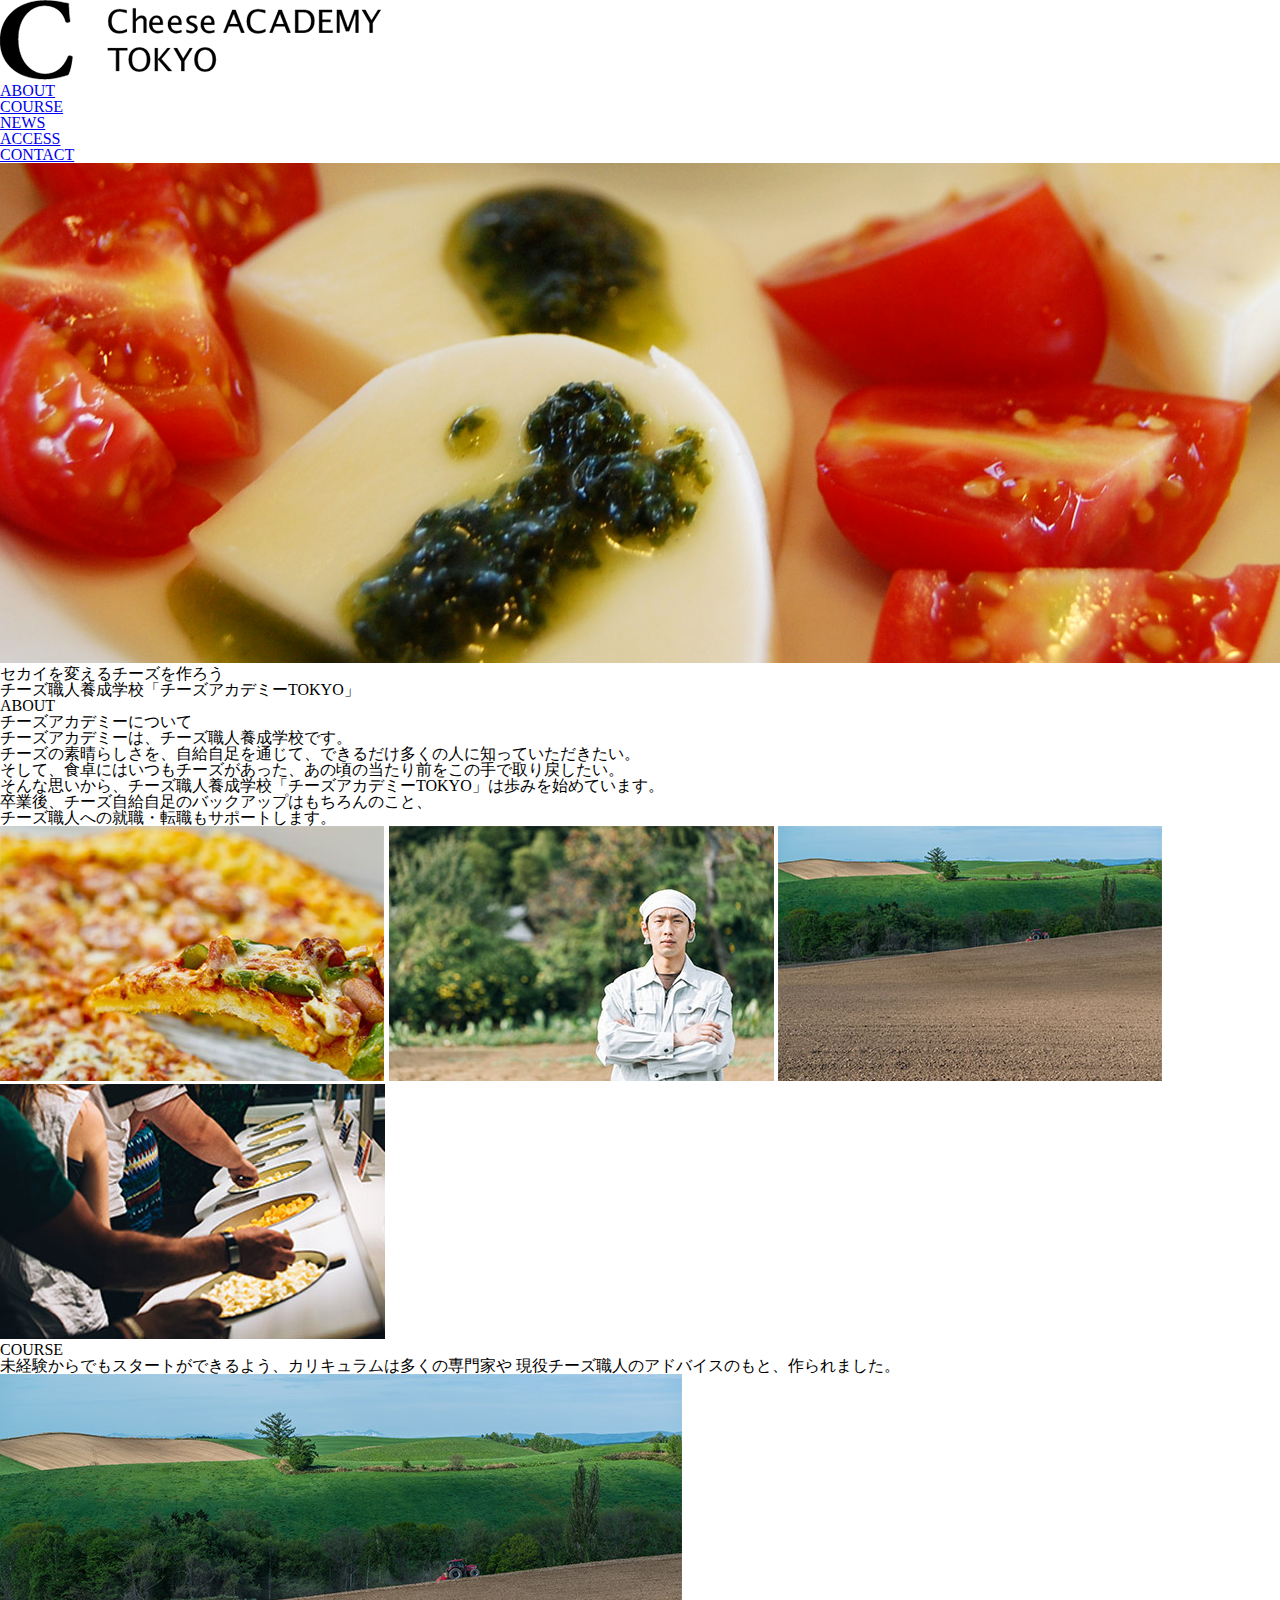
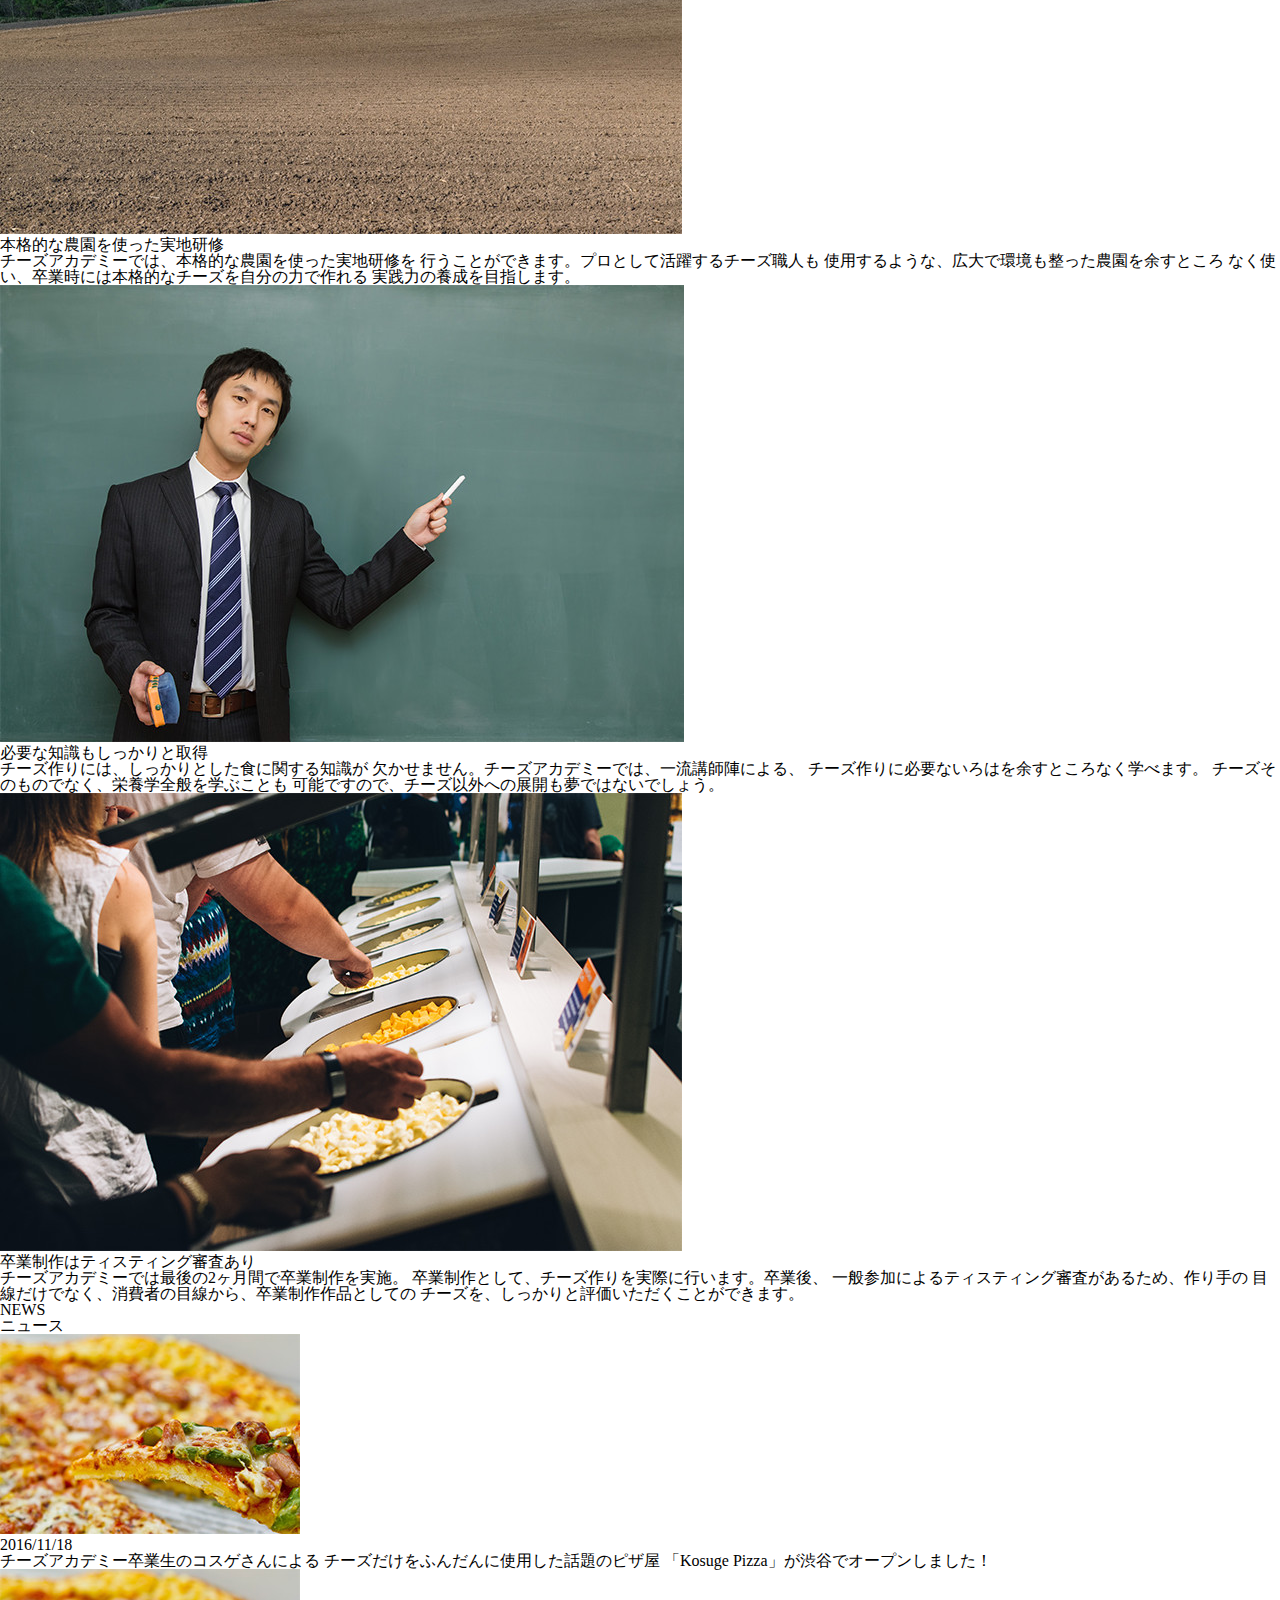
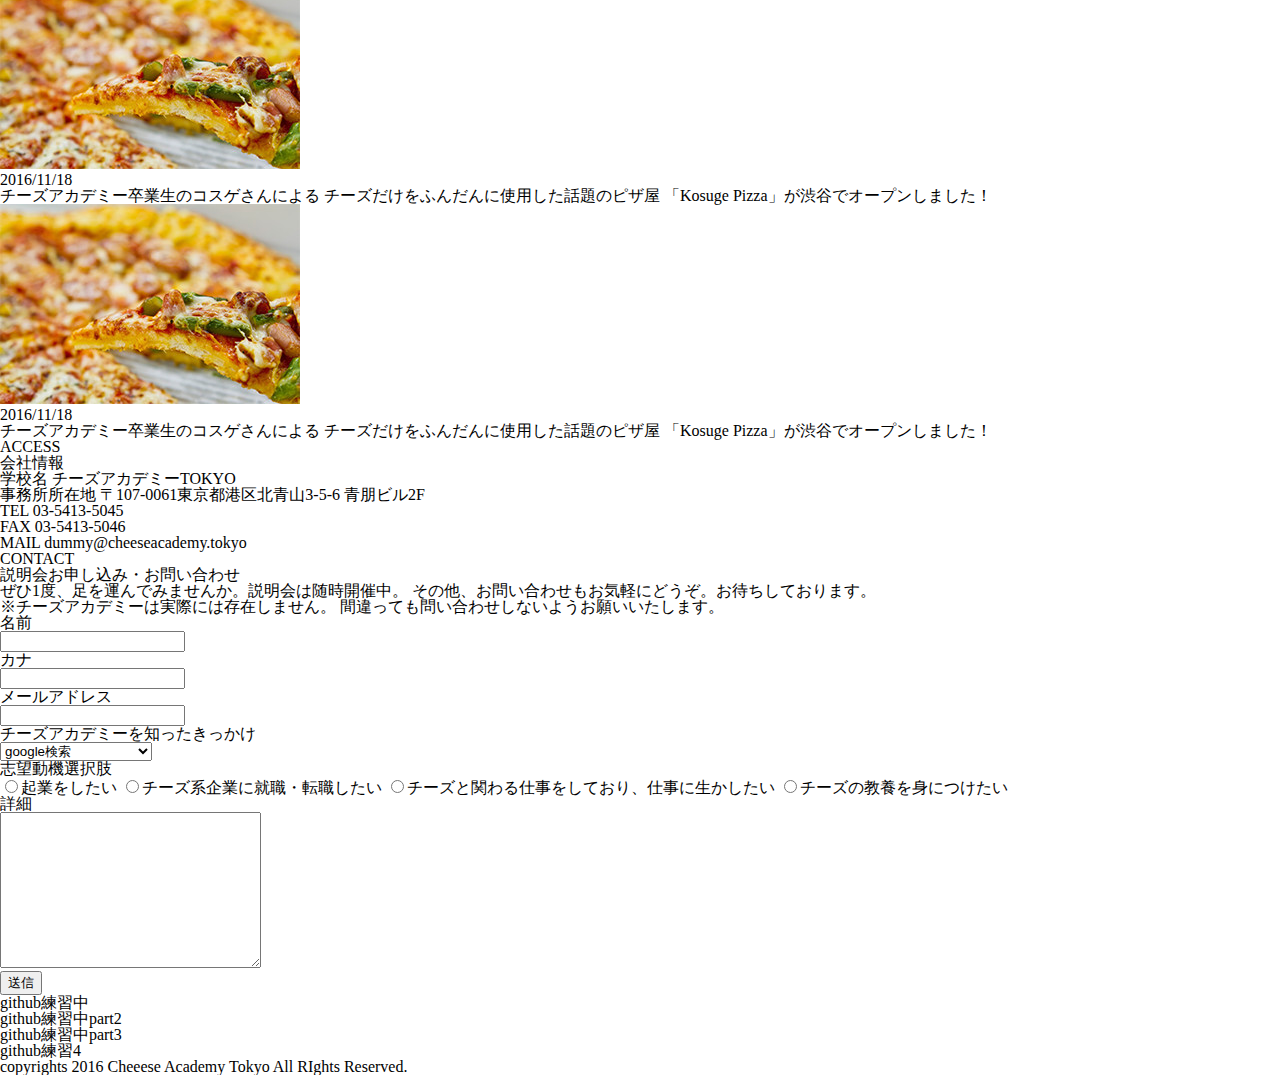
<file: html_ohki_04/index.html>
<!DOCTYPE html>
<html lang="ja">
  <!-- 最初の設定は終わっています　必要な方は触ってください -->

  <head>
    <meta charset="UTF-8" />
    <meta name="viewport" content="width=device-width, initial-scale=1.0" />
    <meta http-equiv="X-UA-Compatible" content="ie=edge" />
    <title>チーズアカデミー</title>
    <link rel="stylesheet" href="css/reset.css" />
    <link rel="stylesheet" href="css/style.css" />
  </head>
  <!-- 最初の設定は終わっています　必要な方は触ってください -->

  <body>
    <header>
      <img src="img/header_logo.png" alt="サイトロゴ" />
      <nav>
        <ul>
          <li><a href="#ABOUT">ABOUT</a></li>
          <li><a href="#COURSE">COURSE</a></li>
          <li><a href="#NEWS">NEWS</a></li>
          <li><a href="#ACCESS">ACCESS</a></li>
          <li><a href="#CONTACT">CONTACT</a></li>
        </ul>
      </nav>
    </header>

    <main>
      <section id="top">
        <img src="img/mainbg.png" alt="TOP画像" />
        <h1>セカイを変えるチーズを作ろう</h1>
        <h2>チーズ職人養成学校「チーズアカデミーTOKYO」</h2>
      </section>

      <section id="ABOUT">
        <h3>ABOUT</h3>

        <h4>チーズアカデミーについて</h4>

        <p>チーズアカデミーは、チーズ職人養成学校です。</p>
        <p>
          チーズの素晴らしさを、自給自足を通じて、できるだけ多くの人に知っていただきたい。
        </p>
        <p>
          そして、食卓にはいつもチーズがあった、あの頃の当たり前をこの手で取り戻したい。
        </p>
        <p>
          そんな思いから、チーズ職人養成学校「チーズアカデミーTOKYO」は歩みを始めています。
        </p>
        <p>卒業後、チーズ自給自足のバックアップはもちろんのこと、</p>
        <p>チーズ職人への就職・転職もサポートします。</p>

        <img src="img/about_04.jpg" alt="" />
        <img src="img/about_03.jpg" alt="" />
        <img src="img/about_02.jpg" alt="" />
        <img src="img/about_01.jpg" alt="" />
      </section>

      <section id="COURSE">
        <h3>COURSE</h3>
        <p>
          未経験からでもスタートができるよう、カリキュラムは多くの専門家や
          現役チーズ職人のアドバイスのもと、作られました。
        </p>
        <img src="img/course_01.jpg" alt="" />
        <h3>本格的な農園を使った実地研修</h3>
        <p>
          チーズアカデミーでは、本格的な農園を使った実地研修を
          行うことができます。プロとして活躍するチーズ職人も
          使用するような、広大で環境も整った農園を余すところ
          なく使い、卒業時には本格的なチーズを自分の力で作れる
          実践力の養成を目指します。
        </p>

        <img src="img/course_02.jpg" alt="" />
        <h3>必要な知識もしっかりと取得</h3>
        <p>
          チーズ作りには、しっかりとした食に関する知識が
          欠かせません。チーズアカデミーでは、一流講師陣による、
          チーズ作りに必要ないろはを余すところなく学べます。
          チーズそのものでなく、栄養学全般を学ぶことも
          可能ですので、チーズ以外への展開も夢ではないでしょう。
        </p>

        <img src="img/course_03.jpg" alt="" />
        <h3>卒業制作はティスティング審査あり</h3>
        <p>
          チーズアカデミーでは最後の2ヶ月間で卒業制作を実施。
          卒業制作として、チーズ作りを実際に行います。卒業後、
          一般参加によるティスティング審査があるため、作り手の
          目線だけでなく、消費者の目線から、卒業制作作品としての
          チーズを、しっかりと評価いただくことができます。
        </p>
      </section>

      <section id="NEWS">
        <h3>NEWS</h3>
        <h4>ニュース</h4>

        <img src="img/news_img.jpg" alt="" />
        <p>2016/11/18</p>
        <p>
          チーズアカデミー卒業生のコスゲさんによる
          チーズだけをふんだんに使用した話題のピザ屋 「Kosuge
          Pizza」が渋谷でオープンしました！
        </p>

        <img src="img/news_img.jpg" alt="" />
        <p>2016/11/18</p>
        <p>
          チーズアカデミー卒業生のコスゲさんによる
          チーズだけをふんだんに使用した話題のピザ屋 「Kosuge
          Pizza」が渋谷でオープンしました！
        </p>

        <img src="img/news_img.jpg" alt="" />
        <p>2016/11/18</p>
        <p>
          チーズアカデミー卒業生のコスゲさんによる
          チーズだけをふんだんに使用した話題のピザ屋 「Kosuge
          Pizza」が渋谷でオープンしました！
        </p>
      </section>

      <section id="ACCESS">
        <h3>ACCESS</h3>
        <h4>会社情報</h4>
        <ul>
          <li>学校名 チーズアカデミーTOKYO</li>
          <li>事務所所在地 〒107-0061東京都港区北青山3-5-6 青朋ビル2F</li>
          <li>TEL 03-5413-5045</li>
          <li>FAX 03-5413-5046</li>
          <li>MAIL dummy@cheeseacademy.tokyo</li>
        </ul>
      </section>

      <section id="CONTACT">
        <h3>CONTACT</h3>
        <h4>説明会お申し込み・お問い合わせ</h4>

        <p>
          ぜひ1度、足を運んでみませんか。説明会は随時開催中。
          その他、お問い合わせもお気軽にどうぞ。お待ちしております。
        </p>

        <p>
          ※チーズアカデミーは実際には存在しません。
          間違っても問い合わせしないようお願いいたします。
        </p>

        <form action="#" method="post">
          <dl>
            <dd>名前</dd>
            <dt><input type="text" name="name" /></dt>
            <dd>カナ</dd>
            <dt><input type="text" name="kana" /></dt>
            <dd>メールアドレス</dd>
            <dt><input type="email" name="email" /></dt>
            <dd>チーズアカデミーを知ったきっかけ</dd>
            <dt>
              <select name="選択して下さい" id="選択して下さい">
                <option value="google検索">google検索</option>
                <option value="SNS">SNS</option>
                <option value="紹介">紹介</option>
                <option value="たまたま通りかかった">
                  たまたま通りかかった
                </option>
                <option value="その他">その他</option>
              </select>
            </dt>
            <dd>志望動機選択肢</dd>
            <dt>
              <label for="kigyou"
                ><input
                  type="radio"
                  name="kind"
                  id="kigyou"
                  value="起業をしたい"
                />起業をしたい</label
              >
              <label for="syuusyoku"
                ><input
                  type="radio"
                  name="kind"
                  id="syuusyoku"
                  value="チーズ系企業に就職・転職したい"
                />チーズ系企業に就職・転職したい</label
              >
              <label for="ikasu"
                ><input
                  type="radio"
                  name="kind"
                  id="ikasu"
                  value="チーズと関わる仕事をしており、仕事に生かしたい"
                />チーズと関わる仕事をしており、仕事に生かしたい</label
              >
              <label for="kyouyou"
                ><input
                  type="radio"
                  name="kind"
                  id="kyouyou"
                  value="チーズの教養を身につけたい"
                />チーズの教養を身につけたい</label
              >
            </dt>
            <dd>詳細</dd>
            <dt>
              <textarea
                name="detail"
                id="detail"
                cols="30"
                rows="10"
              ></textarea>
            </dt>
          </dl>
          <input type="submit" value="送信" />
        </form>
      </section>
    </main>

    <h1>github練習中</h1>

    <h2>github練習中part2</h2>

    <h3>github練習中part3</h3>

    <h4>github練習4</h4>

    <fooer>
      <small>copyrights 2016 Cheeese Academy Tokyo All RIghts Reserved.</small>
    </fooer>
  </body>
</html>
</file>
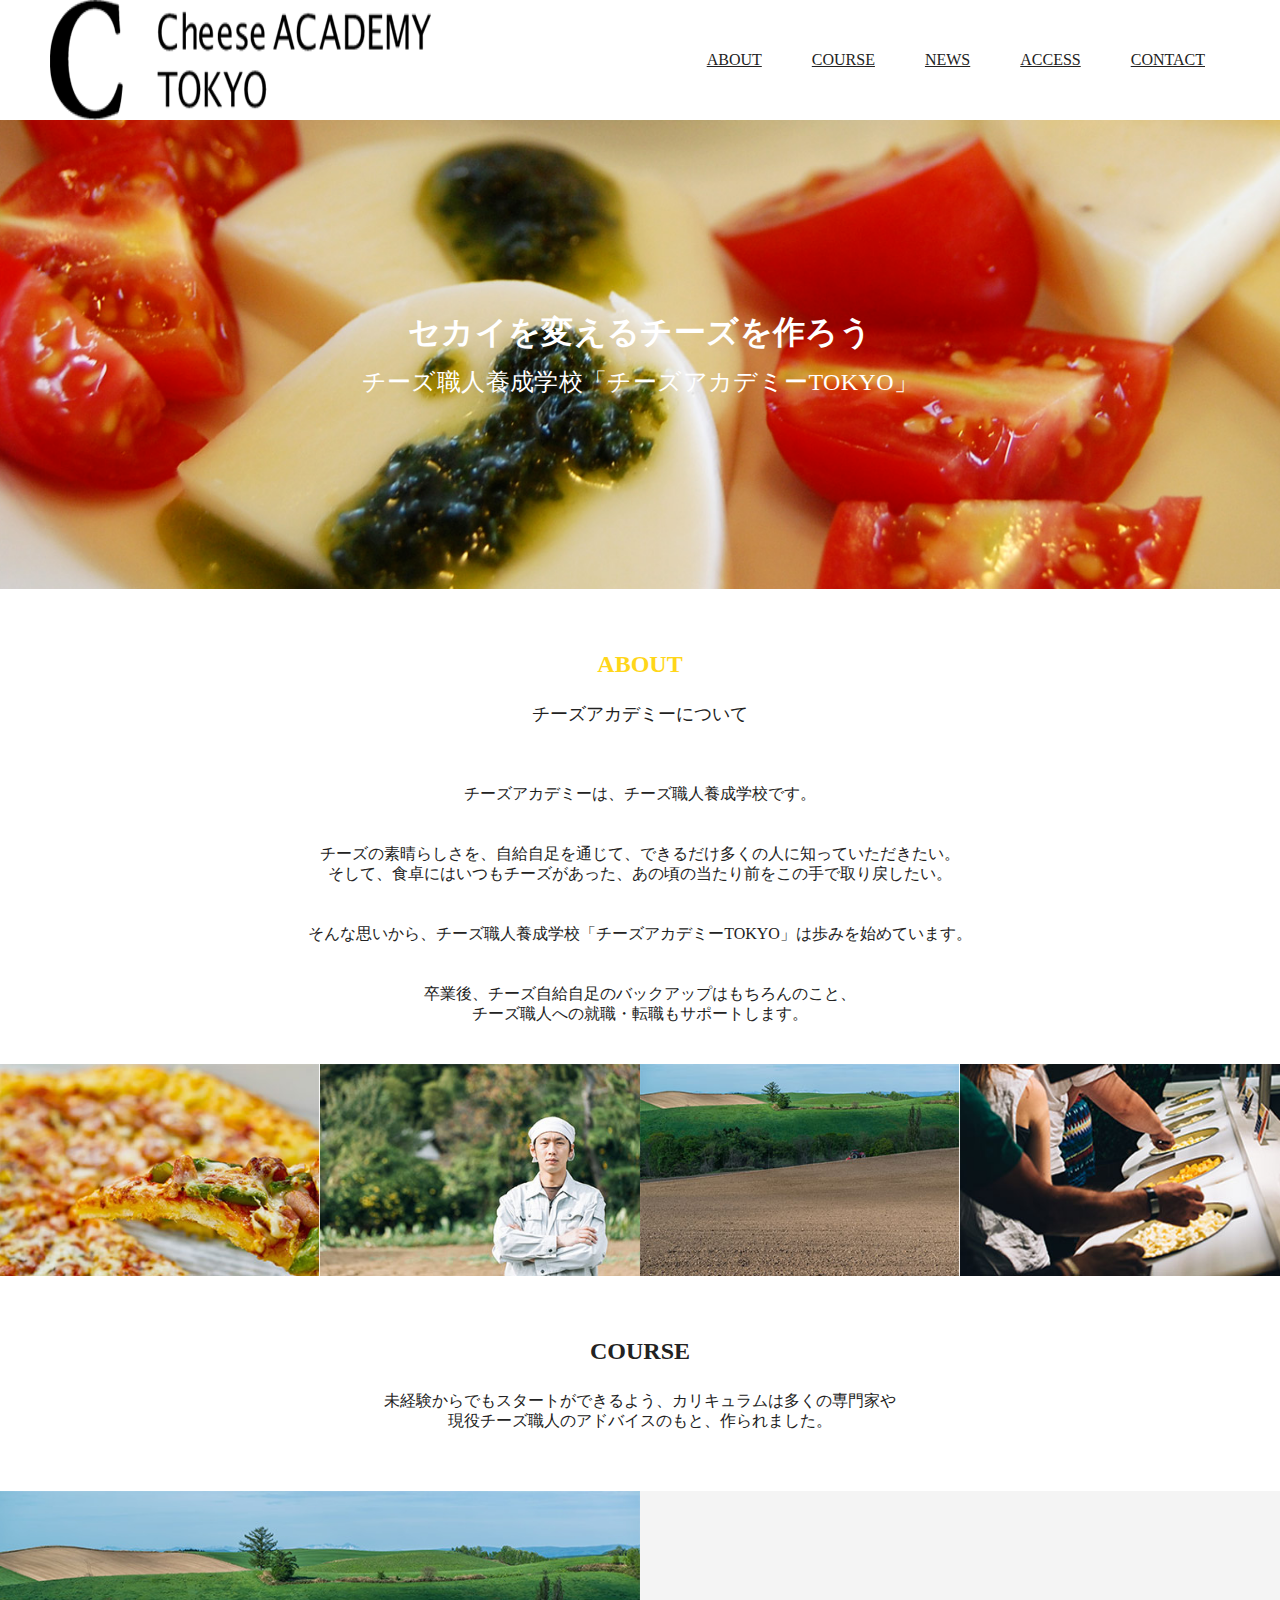
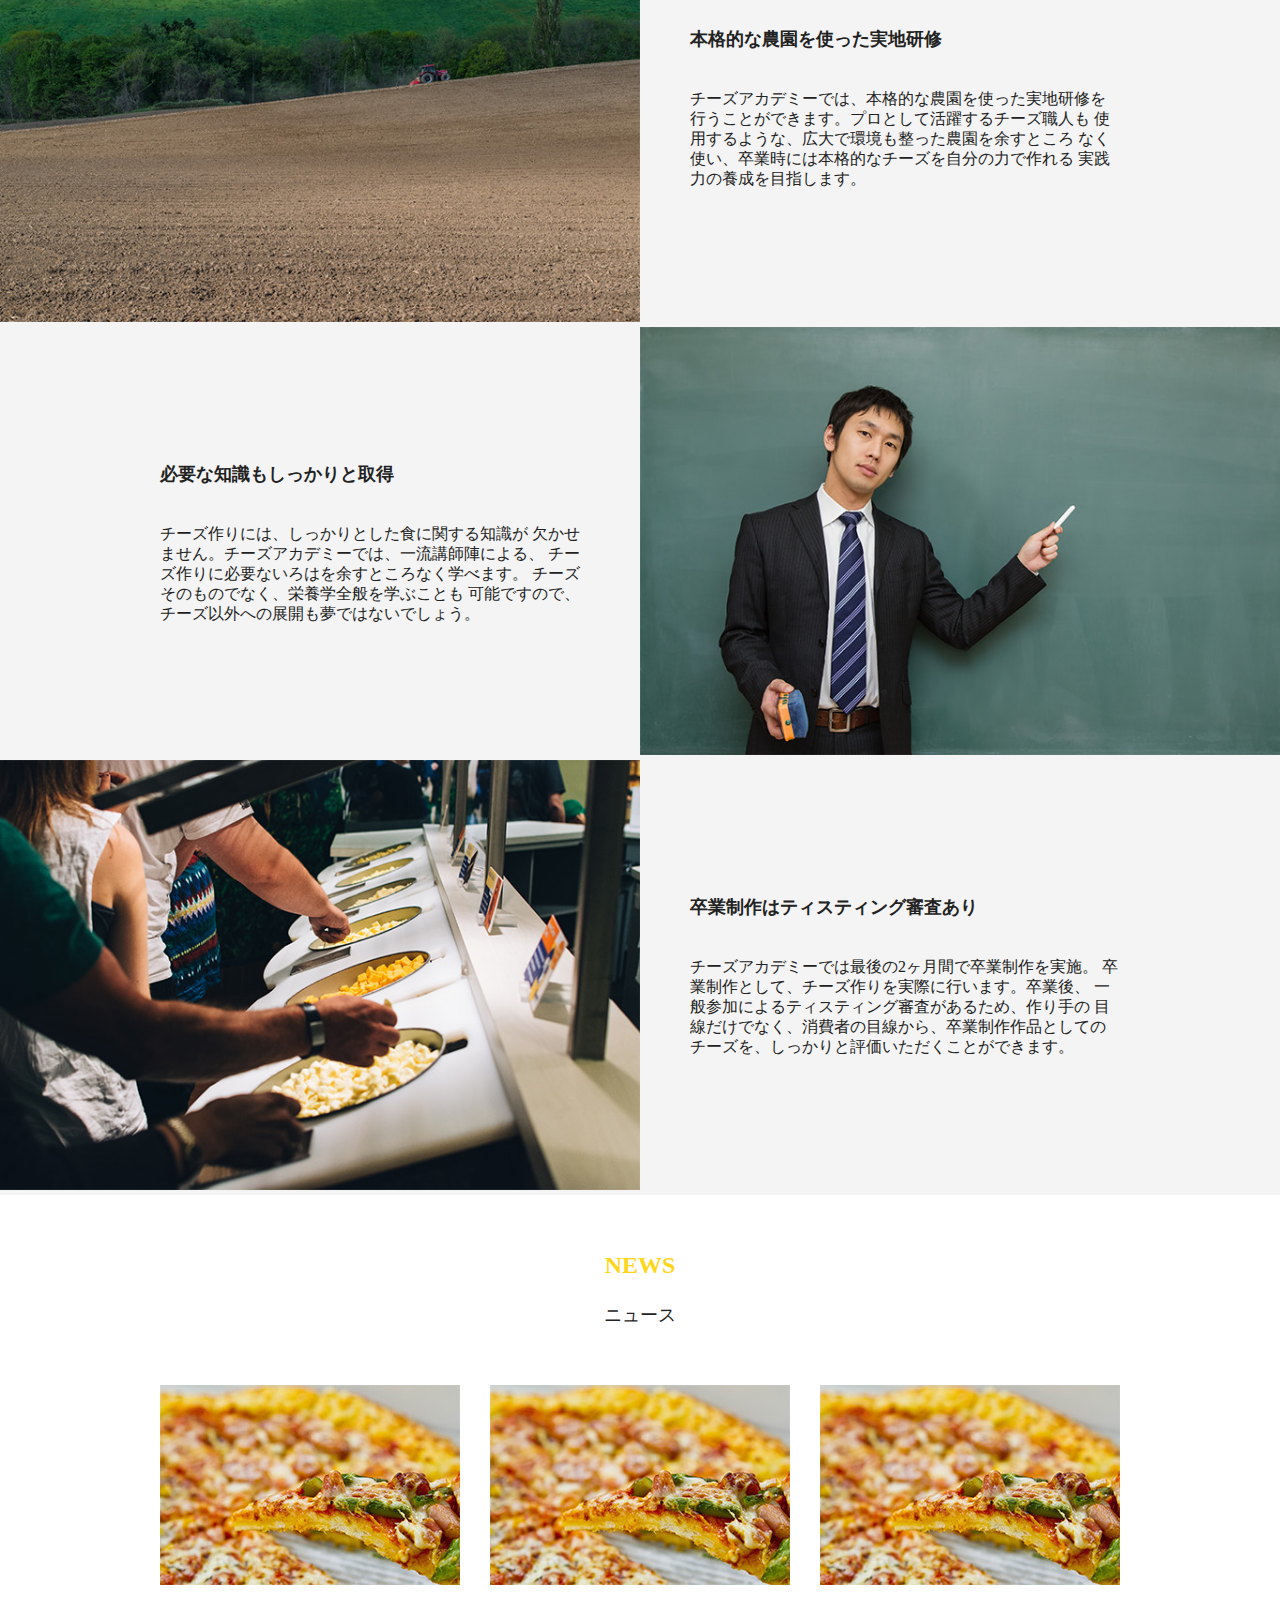
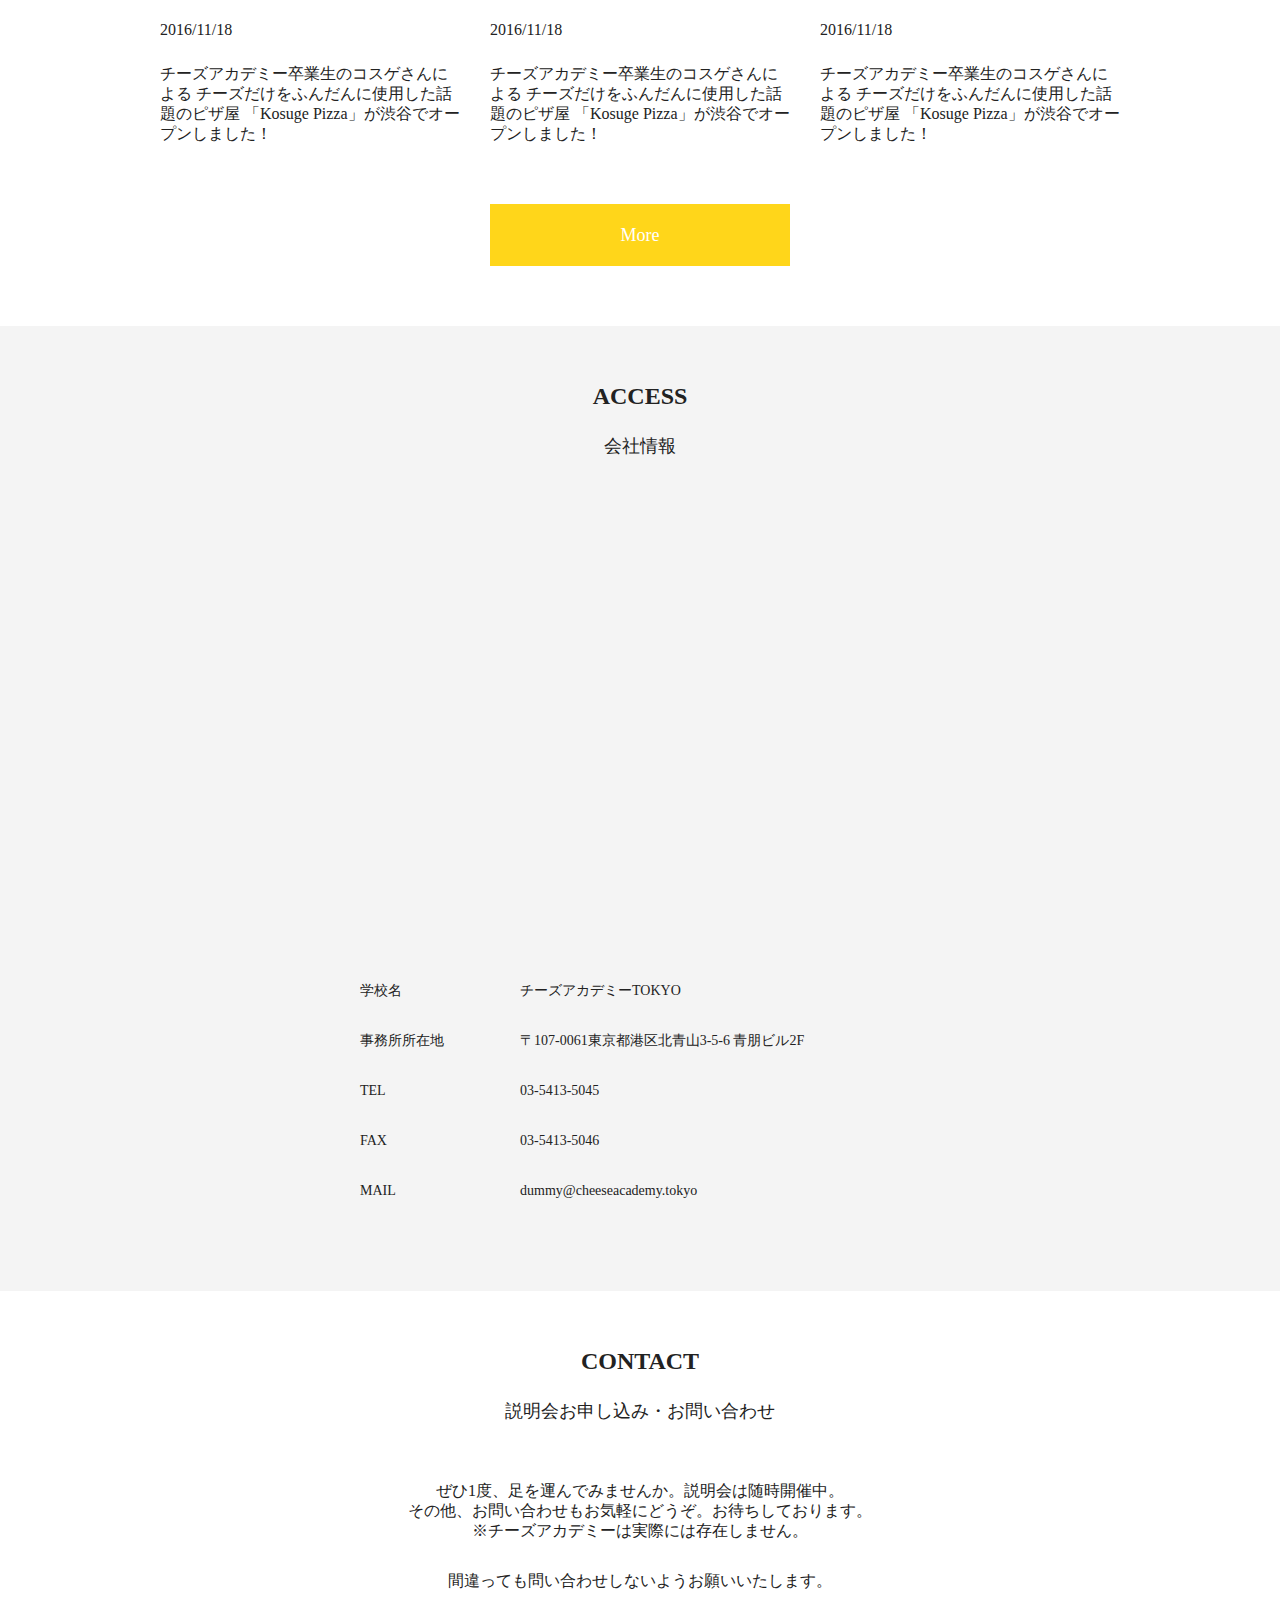
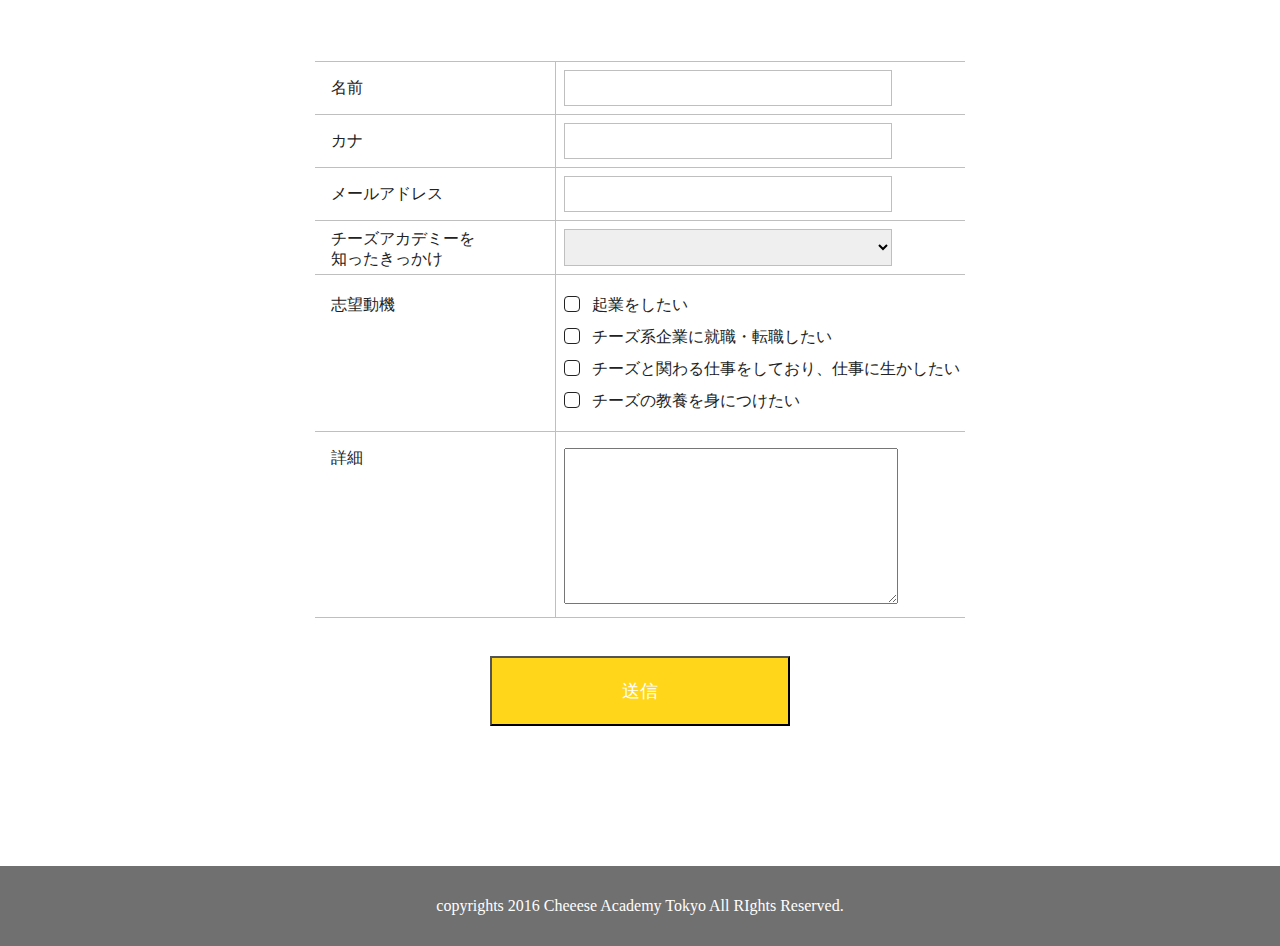
<file: Cheese Academy（〜12:5）/html_ohki_04/index.html>
<!DOCTYPE html>
<html lang="ja">
  <!-- 最初の設定は終わっています　必要な方は触ってください -->

  <head>
    <meta charset="UTF-8" />
    <meta name="viewport" content="width=device-width, initial-scale=1.0" />
    <meta http-equiv="X-UA-Compatible" content="ie=edge" />
    <title>チーズアカデミー</title>
    <link rel="stylesheet" href="css/reset.css" />
    <link rel="stylesheet" href="css/style.css" />
  </head>
  <!-- 最初の設定は終わっています　必要な方は触ってください -->

  <body>
    <div class="wrap">
      <!-- ヘッダー　ここから -->

      <header>
        <div class="flex header_yohaku">
          <img src="img/header_logo.png" alt="サイトロゴ" />
          <nav>
            <ul class="flex">
              <li class="header_list"><a href="#ABOUT">about</a></li>
              <li class="header_list"><a href="#COURSE">course</a></li>
              <li class="header_list"><a href="#NEWS">news</a></li>
              <li class="header_list"><a href="#ACCESS">access</a></li>
              <li class="header_list"><a href="#CONTACT">contact</a></li>
            </ul>
          </nav>
        </div>
      </header>

      <!-- ヘッダー　ここまで -->

      <main>
        <!-- TOP画像 ここから-->

        <section id="top">
          <div class="top_img">
            <img src="img/mainbg.png" alt="TOP画像" />
            <div class="top_img_text text-center">
              <h1 class="top_title">セカイを変えるチーズを作ろう</h1>
              <h2 class="top_subtitle">
                チーズ職人養成学校「チーズアカデミーTOKYO」
              </h2>
            </div>
          </div>
        </section>

        <!-- TOP画像　ここまで -->

        <!-- ABOUT ここから -->

        <section id="ABOUT">
          <div class="text-center">
            <h3 class="about_title">ABOUT</h3>
            <h4 class="about_title_j">チーズアカデミーについて</h4>

            <div class="about_info">
              <p>チーズアカデミーは、チーズ職人養成学校です。</p>
            </div>

            <div class="about_info">
              <p>
                チーズの素晴らしさを、自給自足を通じて、できるだけ多くの人に知っていただきたい。
              </p>
              <p>
                そして、食卓にはいつもチーズがあった、あの頃の当たり前をこの手で取り戻したい。
              </p>
            </div>
            <div class="about_info">
              <p>
                そんな思いから、チーズ職人養成学校「チーズアカデミーTOKYO」は歩みを始めています。
              </p>
            </div>
            <div class="about_info">
              <p>卒業後、チーズ自給自足のバックアップはもちろんのこと、</p>
              <p>チーズ職人への就職・転職もサポートします。</p>
            </div>

            <ul class="about_pics">
              <li><img src="img/about_04.jpg" alt="" /></li>
              <li><img src="img/about_03.jpg" alt="" /></li>
              <li><img src="img/about_02.jpg" alt="" /></li>
              <li><img src="img/about_01.jpg" alt="" /></li>
            </ul>
          </div>
        </section>

        <!-- ABOUT ここまで -->

        <!-- COURSE ここから -->

        <section id="COURSE" class="course">
          <div class="text-center">
            <h3 class="course_title">COURSE</h3>
            <div class="course_info">
              <p>
                未経験からでもスタートができるよう、カリキュラムは多くの専門家や
              </p>
              <p>現役チーズ職人のアドバイスのもと、作られました。</p>
            </div>
          </div>

          <div class="course_haikei">
            <ul class="course_pics">
              <li><img src="img/course_01.jpg" alt="" /></li>
              <li class="course_pics_right">
                <h3 class="course_pics_title">本格的な農園を使った実地研修</h3>
                <p>
                  チーズアカデミーでは、本格的な農園を使った実地研修を
                  行うことができます。プロとして活躍するチーズ職人も
                  使用するような、広大で環境も整った農園を余すところ
                  なく使い、卒業時には本格的なチーズを自分の力で作れる
                  実践力の養成を目指します。
                </p>
              </li>
            </ul>

            <ul class="course_pics hanten">
              <li><img src="img/course_02.jpg" alt="" /></li>
              <li class="course_pics_left">
                <h3 class="course_pics_title">必要な知識もしっかりと取得</h3>
                <p>
                  チーズ作りには、しっかりとした食に関する知識が
                  欠かせません。チーズアカデミーでは、一流講師陣による、
                  チーズ作りに必要ないろはを余すところなく学べます。
                  チーズそのものでなく、栄養学全般を学ぶことも
                  可能ですので、チーズ以外への展開も夢ではないでしょう。
                </p>
              </li>
            </ul>

            <ul class="course_pics">
              <li><img src="img/course_03.jpg" alt="" /></li>
              <li class="course_pics_right">
                <h3 class="course_pics_title">
                  卒業制作はティスティング審査あり
                </h3>
                <p>
                  チーズアカデミーでは最後の2ヶ月間で卒業制作を実施。
                  卒業制作として、チーズ作りを実際に行います。卒業後、
                  一般参加によるティスティング審査があるため、作り手の
                  目線だけでなく、消費者の目線から、卒業制作作品としての
                  チーズを、しっかりと評価いただくことができます。
                </p>
              </li>
            </ul>
          </div>
        </section>

        <!-- COURCE ここまで -->

        <!-- NEWS ここから -->

        <section id="NEWS" class="news">
          <div class="news_wrapper">
            <h3 class="news_title text-center">NEWS</h3>
            <h4 class="news_title_j text-center">ニュース</h4>

            <ul class="news_pics">
              <li class="news_contents">
                <img src="img/news_img.jpg" alt="" />
                <p class="news_date">2016/11/18</p>
                <p>
                  チーズアカデミー卒業生のコスゲさんによる
                  チーズだけをふんだんに使用した話題のピザ屋 「Kosuge
                  Pizza」が渋谷でオープンしました！
                </p>
              </li>

              <li class="news_contents">
                <img src="img/news_img.jpg" alt="" />
                <p class="news_date">2016/11/18</p>
                <p>
                  チーズアカデミー卒業生のコスゲさんによる
                  チーズだけをふんだんに使用した話題のピザ屋 「Kosuge
                  Pizza」が渋谷でオープンしました！
                </p>
              </li>

              <li class="news_contents">
                <img src="img/news_img.jpg" alt="" />
                <p class="news_date">2016/11/18</p>
                <p>
                  チーズアカデミー卒業生のコスゲさんによる
                  チーズだけをふんだんに使用した話題のピザ屋 「Kosuge
                  Pizza」が渋谷でオープンしました！
                </p>
              </li>
            </ul>

            <h3 class="btn text-center">More</h3>
          </div>
        </section>

        <!-- NEWS ここまで -->

        <!-- ACCESS ここから -->

        <section id="ACCESS" class="access">
          <div class="text-center">
            <h3 class="access_title">ACCESS</h3>
            <h4 class="access_title_j">会社情報</h4>

            <div class="access_map">
              <iframe
                src="https://www.google.com/maps/embed?pb=!1m18!1m12!1m3!1d3241.3114771864566!2d139.70080821525846!3d35.66933178019702!2m3!1f0!2f0!3f0!3m2!1i1024!2i768!4f13.1!3m3!1m2!1s0x60188c9fa9e2e881%3A0x35396adb5ba7ce03!2z44K444O844K644Ki44Kr44OH44Of44O85p2x5Lqs!5e0!3m2!1sja!2sjp!4v1638358525607!5m2!1sja!2sjp"
                width="1200"
                height="400"
                style="border: 0"
                allowfullscreen=""
                loading="lazy"
              ></iframe>
            </div>

            <div class="access_wrapper">
              <dl class="access_inner">
                <dd class="access_name">学校名</dd>
                <dt class="access_item">チーズアカデミーTOKYO</dt>
                <dd class="access_name">事務所所在地</dd>
                <dt class="access_item">
                  〒107-0061東京都港区北青山3-5-6 青朋ビル2F
                </dt>
                <dd class="access_name">TEL</dd>
                <dt class="access_item">03-5413-5045</dt>
                <dd class="access_name">FAX</dd>
                <dt class="access_item">03-5413-5046</dt>
                <dd class="access_name">MAIL</dd>
                <dt class="access_item">dummy@cheeseacademy.tokyo</dt>
              </dl>
            </div>
          </div>
        </section>

        <!-- ACCESS ここまで -->

        <!-- CONTACT ここから -->

        <section id="CONTACT">
          <div class="text-center">
            <h3 class="contact_title">CONTACT</h3>
            <h4 class="contact_title_j">説明会お申し込み・お問い合わせ</h4>

            <p>ぜひ1度、足を運んでみませんか。説明会は随時開催中。</p>
            <p>その他、お問い合わせもお気軽にどうぞ。お待ちしております。</p>

            <p>※チーズアカデミーは実際には存在しません。</p>
            <p class="contact_info">
              間違っても問い合わせしないようお願いいたします。
            </p>
          </div>

          <div class="form_wrapper">
            <form action="#" method="post">
              <div>
                <dl class="form_inner">
                  <dd class="form_title2">名前</dd>
                  <dt class="form_item">
                    <input type="text" name="name" class="form_parts" />
                  </dt>
                </dl>

                <dl class="form_inner">
                  <dd class="form_title2">カナ</dd>
                  <dt class="form_item">
                    <input type="text" name="kana" class="form_parts" />
                  </dt>
                </dl>

                <dl class="form_inner">
                  <dd class="form_title2">メールアドレス</dd>
                  <dt class="form_item">
                    <input type="email" name="email" class="form_parts" />
                  </dt>
                </dl>

                <dl class="form_inner">
                  <dd class="form_title">チーズアカデミーを 知ったきっかけ</dd>
                  <dt class="form_item">
                    <select
                      name="選択して下さい"
                      id="選択して下さい"
                      class="form_parts"
                    >
                      <option value=""></option>
                      <option value="google検索">google検索</option>
                      <option value="SNS">SNS</option>
                      <option value="紹介">紹介</option>
                      <option value="たまたま通りかかった">
                        たまたま通りかかった
                      </option>
                      <option value="その他">その他</option>
                    </select>
                  </dt>
                </dl>

                <dl class="form_inner">
                  <dd class="form_title check_box">志望動機</dd>
                  <dt class="form_item">
                    <label class="form_label" for="kigyou"
                      ><input
                        type="checkbox"
                        name="kind"
                        id="kigyou"
                        value="起業をしたい"
                      />起業をしたい</label
                    >
                    <label class="form_label" for="syuusyoku"
                      ><input
                        type="checkbox"
                        name="kind"
                        id="syuusyoku"
                        value="チーズ系企業に就職・転職したい"
                      />チーズ系企業に就職・転職したい</label
                    >
                    <label class="form_label" for="ikasu"
                      ><input
                        type="checkbox"
                        name="kind"
                        id="ikasu"
                        value="チーズと関わる仕事をしており、仕事に生かしたい"
                      />チーズと関わる仕事をしており、仕事に生かしたい</label
                    >
                    <label class="form_label" for="kyouyou"
                      ><input
                        type="checkbox"
                        name="kind"
                        id="kyouyou"
                        value="チーズの教養を身につけたい"
                      />チーズの教養を身につけたい</label
                    >
                  </dt>
                </dl>

                <dl class="form_inner form_inner2">
                  <dd class="form_title2">詳細</dd>
                  <dt class="form_item">
                    <textarea
                      class="text_area"
                      name="detail"
                      id="detail"
                      cols="30"
                      rows="10"
                    ></textarea>
                  </dt>
                </dl>
              </div>
            </form>
          </div>
          <div class="contact_btn">
            <input class="btn text-center" type="submit" value="送信" />
          </div>
        </section>

        <!-- CONTACT ここまで -->
      </main>

      <!-- フッター　ここから -->

      <footer class="footer text-center">
        <small class="copyrights"
          >copyrights 2016 Cheeese Academy Tokyo All RIghts Reserved.</small
        >
      </footer>

      <!-- CONTACTフォームの線を引く箇所　お試しエリアここから -->

      <!-- CONTACTフォームの線を引く箇所　お試しエリアここまで -->

      <!-- フッター　ここまで -->
    </div>
  </body>
</html>
</file>
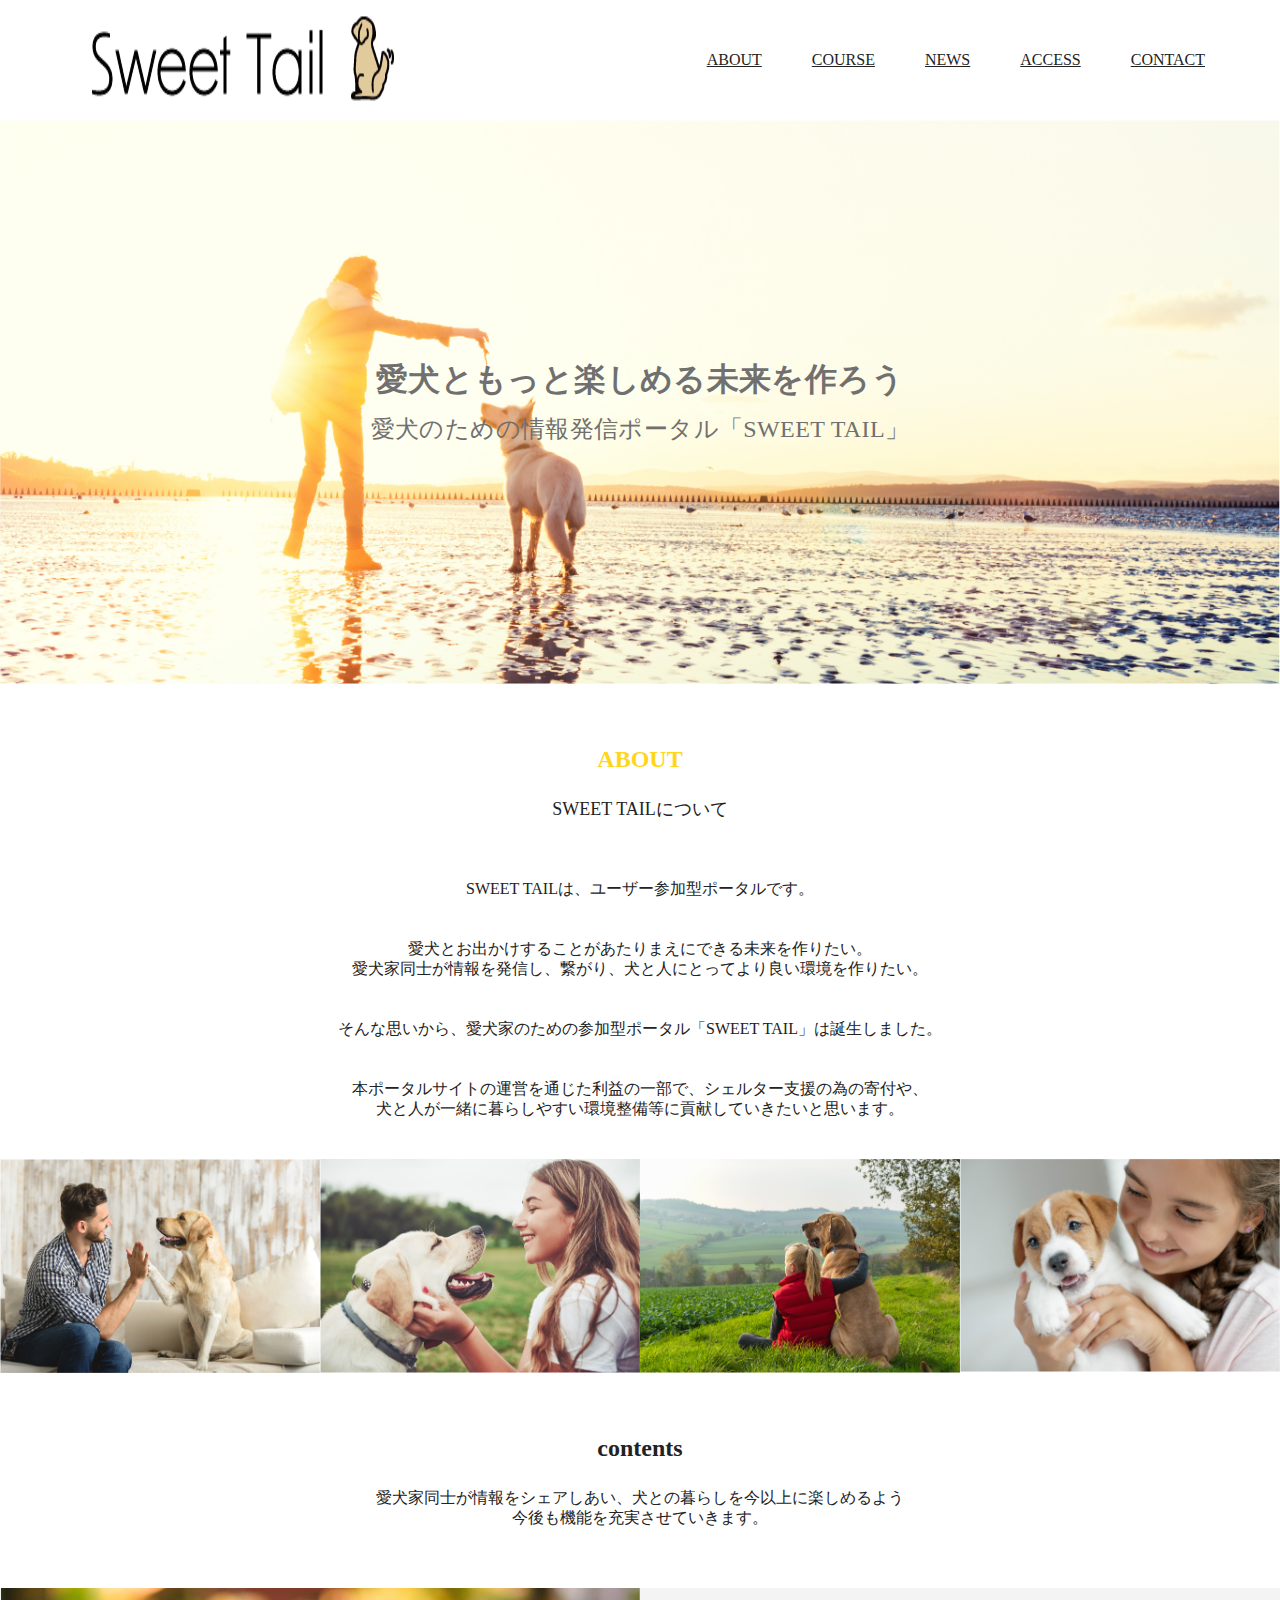
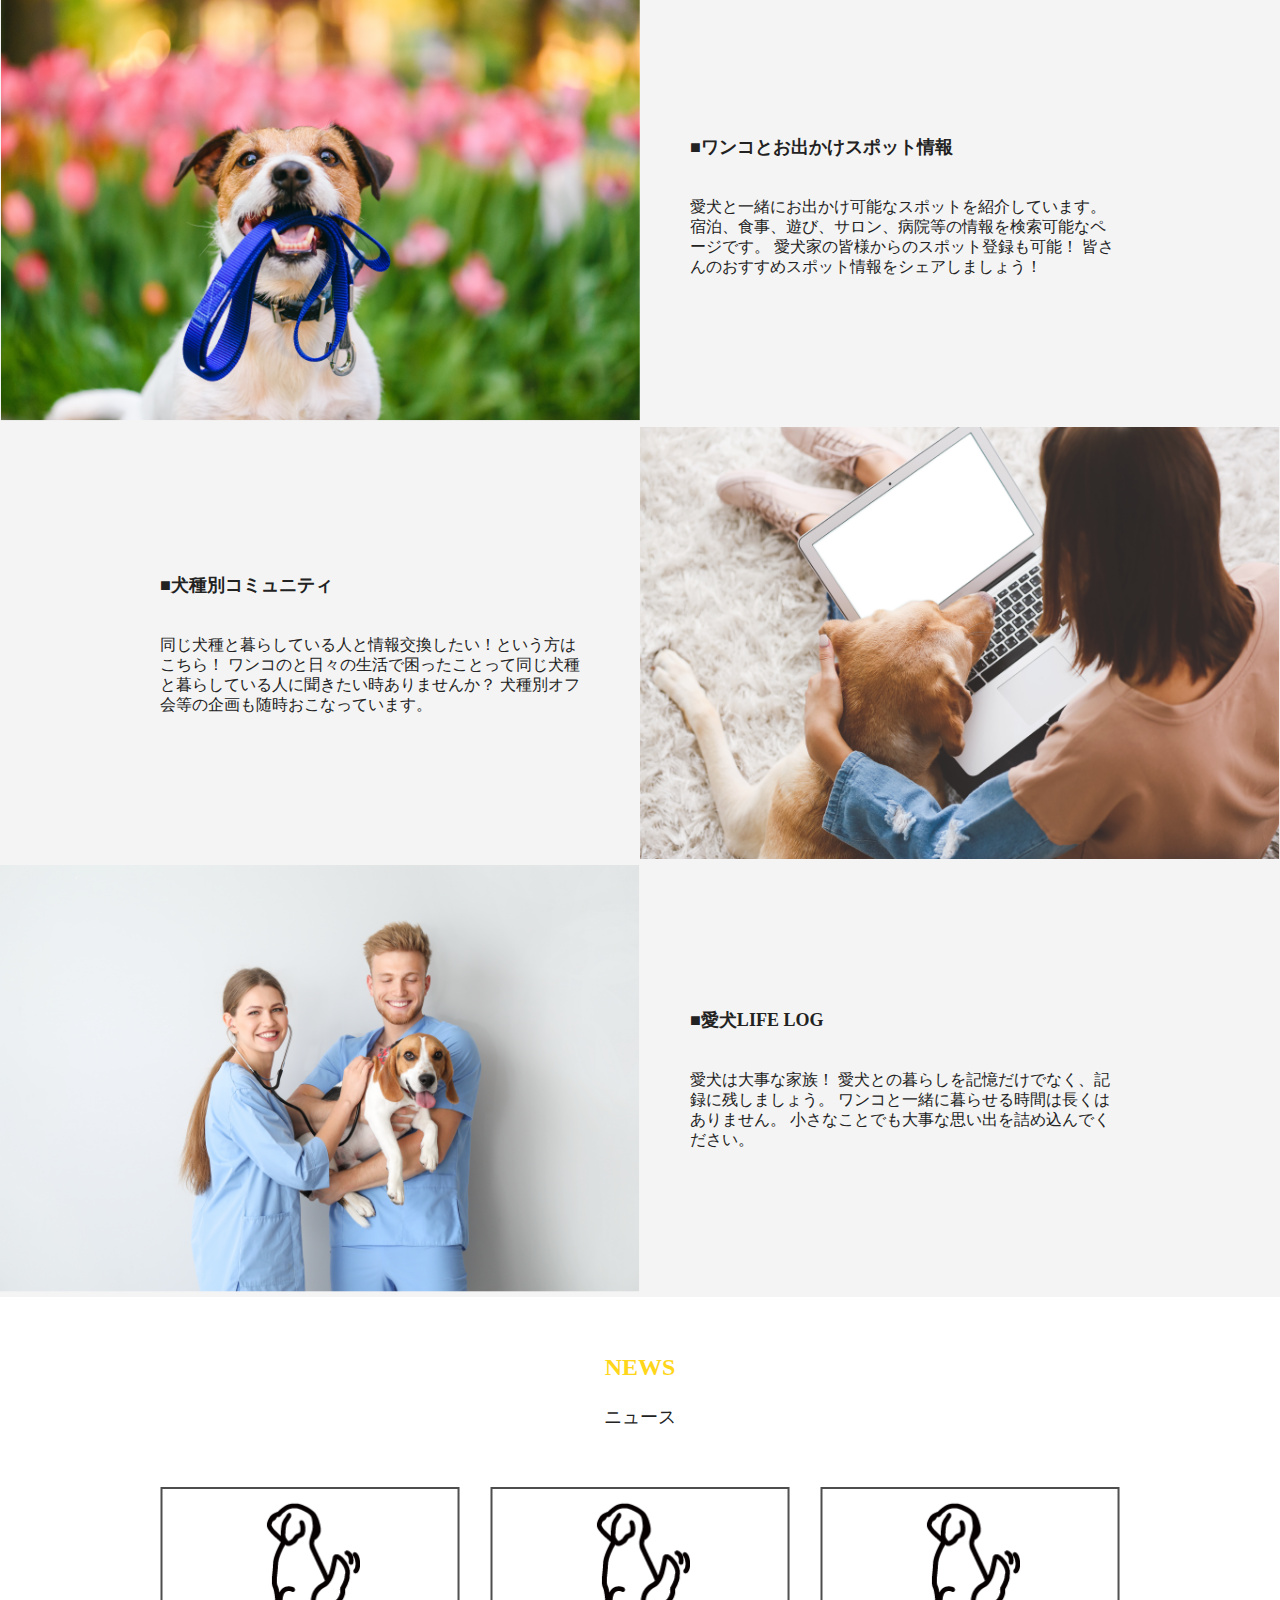
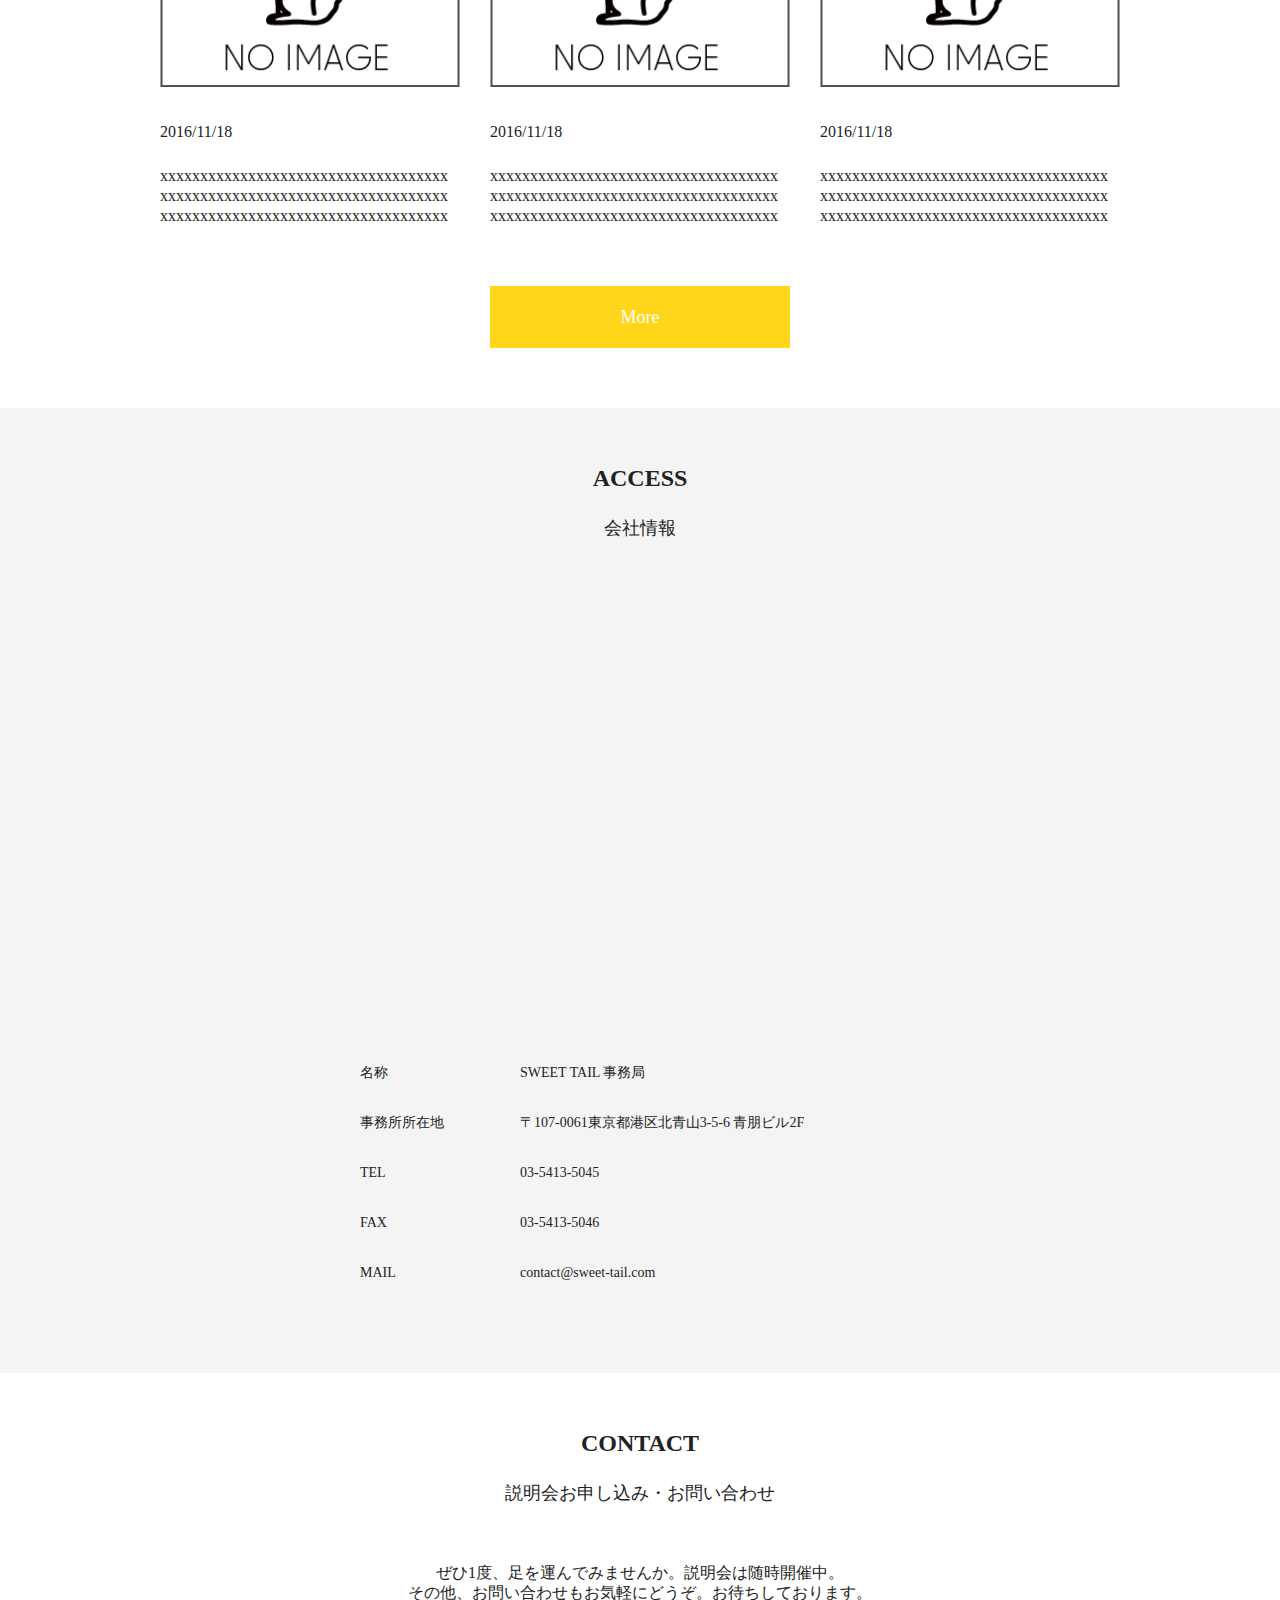
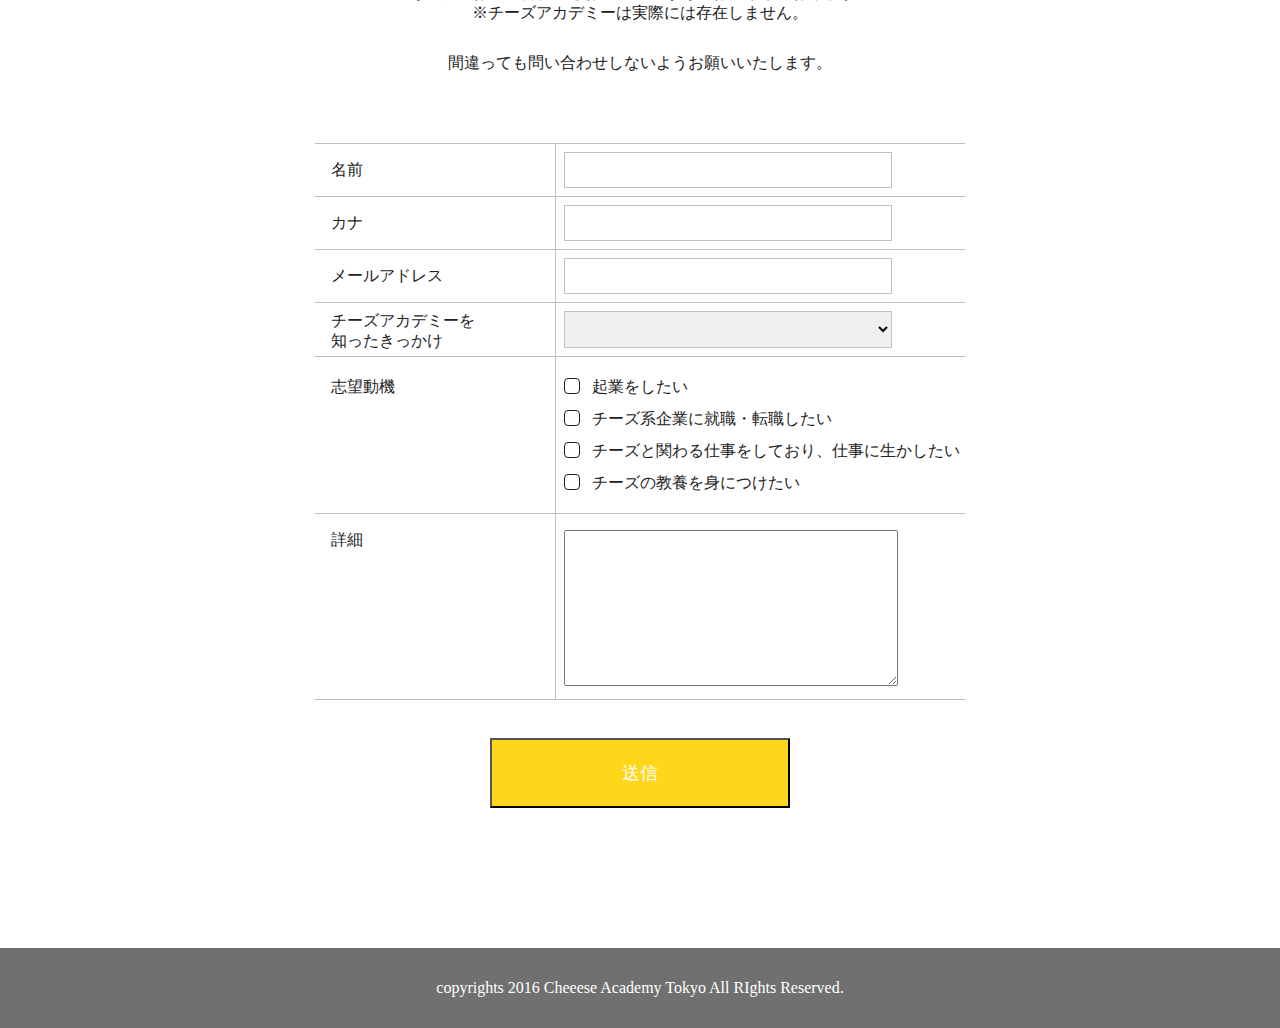
<file: Cheese Academy（〜12:5）/【提出用】チーズアカデミー_html_ohki_04/index.html>
<!DOCTYPE html>
<html lang="ja">
  <!-- 最初の設定は終わっています　必要な方は触ってください -->

  <head>
    <meta charset="UTF-8" />
    <meta name="viewport" content="width=device-width, initial-scale=1.0" />
    <meta http-equiv="X-UA-Compatible" content="ie=edge" />
    <title>チーズアカデミー</title>
    <link rel="stylesheet" href="css/reset.css" />
    <link rel="stylesheet" href="css/style.css" />
  </head>
  <!-- 最初の設定は終わっています　必要な方は触ってください -->

  <body>
    <div class="wrap">
      <!-- ヘッダー　ここから -->

      <header>
        <div class="flex header_yohaku">
          <img src="img/header_logo.png" alt="サイトロゴ" />
          <nav>
            <ul class="flex">
              <li class="header_list"><a href="#ABOUT">about</a></li>
              <li class="header_list"><a href="#COURSE">course</a></li>
              <li class="header_list"><a href="#NEWS">news</a></li>
              <li class="header_list"><a href="#ACCESS">access</a></li>
              <li class="header_list"><a href="#CONTACT">contact</a></li>
            </ul>
          </nav>
        </div>
      </header>

      <!-- ヘッダー　ここまで -->

      <main>
        <!-- TOP画像 ここから-->

        <section id="top">
          <div class="top_img">
            <img src="img/mainbg.png" alt="TOP画像" />
            <div class="top_img_text text-center">
              <h1 class="top_title">愛犬ともっと楽しめる未来を作ろう</h1>
              <h2 class="top_subtitle">
                愛犬のための情報発信ポータル「SWEET TAIL」
              </h2>
            </div>
          </div>
        </section>

        <!-- TOP画像　ここまで -->

        <!-- ABOUT ここから -->

        <section id="ABOUT">
          <div class="text-center">
            <h3 class="about_title">ABOUT</h3>
            <h4 class="about_title_j">SWEET TAILについて</h4>

            <div class="about_info">
              <p>SWEET TAILは、ユーザー参加型ポータルです。</p>
            </div>

            <div class="about_info">
              <p>愛犬とお出かけすることがあたりまえにできる未来を作りたい。</p>
              <p>
                愛犬家同士が情報を発信し、繋がり、犬と人にとってより良い環境を作りたい。
              </p>
            </div>
            <div class="about_info">
              <p>
                そんな思いから、愛犬家のための参加型ポータル「SWEET
                TAIL」は誕生しました。
              </p>
            </div>
            <div class="about_info">
              <p>
                本ポータルサイトの運営を通じた利益の一部で、シェルター支援の為の寄付や、
              </p>
              <p>
                犬と人が一緒に暮らしやすい環境整備等に貢献していきたいと思います。
              </p>
            </div>

            <ul class="about_pics">
              <li><img src="img/about_04.png" alt="" /></li>
              <li><img src="img/about_03.png" alt="" /></li>
              <li><img src="img/about_02.png" alt="" /></li>
              <li><img src="img/about_01.png" alt="" /></li>
            </ul>
          </div>
        </section>

        <!-- ABOUT ここまで -->

        <!-- COURSE ここから -->

        <section id="COURSE" class="course">
          <div class="text-center">
            <h3 class="course_title">contents</h3>
            <div class="course_info">
              <p>
                愛犬家同士が情報をシェアしあい、犬との暮らしを今以上に楽しめるよう
              </p>
              <p>今後も機能を充実させていきます。</p>
            </div>
          </div>

          <div class="course_haikei">
            <ul class="course_pics">
              <li><img src="img/course_01.png" alt="" /></li>
              <li class="course_pics_right">
                <h3 class="course_pics_title">■ワンコとお出かけスポット情報</h3>
                <p>
                  愛犬と一緒にお出かけ可能なスポットを紹介しています。
                  宿泊、食事、遊び、サロン、病院等の情報を検索可能なページです。
                  愛犬家の皆様からのスポット登録も可能！
                  皆さんのおすすめスポット情報をシェアしましょう！
                </p>
              </li>
            </ul>

            <ul class="course_pics hanten">
              <li><img src="img/course_02.png" alt="" /></li>
              <li class="course_pics_left">
                <h3 class="course_pics_title">■犬種別コミュニティ</h3>
                <p>
                  同じ犬種と暮らしている人と情報交換したい！という方は こちら！
                  ワンコのと日々の生活で困ったことって同じ犬種と暮らしている人に聞きたい時ありませんか？
                  犬種別オフ会等の企画も随時おこなっています。
                </p>
              </li>
            </ul>

            <ul class="course_pics">
              <li><img src="img/course_03.png" alt="" /></li>
              <li class="course_pics_right">
                <h3 class="course_pics_title">■愛犬LIFE LOG</h3>
                <p>
                  愛犬は大事な家族！
                  愛犬との暮らしを記憶だけでなく、記録に残しましょう。
                  ワンコと一緒に暮らせる時間は長くはありません。
                  小さなことでも大事な思い出を詰め込んでください。
                </p>
              </li>
            </ul>
          </div>
        </section>

        <!-- COURCE ここまで -->

        <!-- NEWS ここから -->

        <section id="NEWS" class="news">
          <div class="news_wrapper">
            <h3 class="news_title text-center">NEWS</h3>
            <h4 class="news_title_j text-center">ニュース</h4>

            <ul class="news_pics">
              <li class="news_contents">
                <img src="img/news_img.png" alt="" />
                <p class="news_date">2016/11/18</p>
                <p>
                  xxxxxxxxxxxxxxxxxxxxxxxxxxxxxxxxxxxx
                  xxxxxxxxxxxxxxxxxxxxxxxxxxxxxxxxxxxx
                  xxxxxxxxxxxxxxxxxxxxxxxxxxxxxxxxxxxx
                </p>
              </li>

              <li class="news_contents">
                <img src="img/news_img.png" alt="" />
                <p class="news_date">2016/11/18</p>
                <p>
                  xxxxxxxxxxxxxxxxxxxxxxxxxxxxxxxxxxxx
                  xxxxxxxxxxxxxxxxxxxxxxxxxxxxxxxxxxxx
                  xxxxxxxxxxxxxxxxxxxxxxxxxxxxxxxxxxxx
                </p>
              </li>

              <li class="news_contents">
                <img src="img/news_img.png" alt="" />
                <p class="news_date">2016/11/18</p>
                <p>
                  xxxxxxxxxxxxxxxxxxxxxxxxxxxxxxxxxxxx
                  xxxxxxxxxxxxxxxxxxxxxxxxxxxxxxxxxxxx
                  xxxxxxxxxxxxxxxxxxxxxxxxxxxxxxxxxxxx
                </p>
              </li>
            </ul>

            <h3 class="btn text-center">More</h3>
          </div>
        </section>

        <!-- NEWS ここまで -->

        <!-- ACCESS ここから -->

        <section id="ACCESS" class="access">
          <div class="text-center">
            <h3 class="access_title">ACCESS</h3>
            <h4 class="access_title_j">会社情報</h4>

            <div class="access_map">
              <iframe
                src="https://www.google.com/maps/embed?pb=!1m18!1m12!1m3!1d3241.3114771864566!2d139.70080821525846!3d35.66933178019702!2m3!1f0!2f0!3f0!3m2!1i1024!2i768!4f13.1!3m3!1m2!1s0x60188c9fa9e2e881%3A0x35396adb5ba7ce03!2z44K444O844K644Ki44Kr44OH44Of44O85p2x5Lqs!5e0!3m2!1sja!2sjp!4v1638358525607!5m2!1sja!2sjp"
                width="1200"
                height="400"
                style="border: 0"
                allowfullscreen=""
                loading="lazy"
              ></iframe>
            </div>

            <div class="access_wrapper">
              <dl class="access_inner">
                <dd class="access_name">名称</dd>
                <dt class="access_item">SWEET TAIL 事務局</dt>
                <dd class="access_name">事務所所在地</dd>
                <dt class="access_item">
                  〒107-0061東京都港区北青山3-5-6 青朋ビル2F
                </dt>
                <dd class="access_name">TEL</dd>
                <dt class="access_item">03-5413-5045</dt>
                <dd class="access_name">FAX</dd>
                <dt class="access_item">03-5413-5046</dt>
                <dd class="access_name">MAIL</dd>
                <dt class="access_item">contact@sweet-tail.com</dt>
              </dl>
            </div>
          </div>
        </section>

        <!-- ACCESS ここまで -->

        <!-- CONTACT ここから -->

        <section id="CONTACT">
          <div class="text-center">
            <h3 class="contact_title">CONTACT</h3>
            <h4 class="contact_title_j">説明会お申し込み・お問い合わせ</h4>

            <p>ぜひ1度、足を運んでみませんか。説明会は随時開催中。</p>
            <p>その他、お問い合わせもお気軽にどうぞ。お待ちしております。</p>

            <p>※チーズアカデミーは実際には存在しません。</p>
            <p class="contact_info">
              間違っても問い合わせしないようお願いいたします。
            </p>
          </div>

          <div class="form_wrapper">
            <form action="#" method="post">
              <div>
                <dl class="form_inner">
                  <dd class="form_title2">名前</dd>
                  <dt class="form_item">
                    <input type="text" name="name" class="form_parts" />
                  </dt>
                </dl>

                <dl class="form_inner">
                  <dd class="form_title2">カナ</dd>
                  <dt class="form_item">
                    <input type="text" name="kana" class="form_parts" />
                  </dt>
                </dl>

                <dl class="form_inner">
                  <dd class="form_title2">メールアドレス</dd>
                  <dt class="form_item">
                    <input type="email" name="email" class="form_parts" />
                  </dt>
                </dl>

                <dl class="form_inner">
                  <dd class="form_title">チーズアカデミーを 知ったきっかけ</dd>
                  <dt class="form_item">
                    <select
                      name="選択して下さい"
                      id="選択して下さい"
                      class="form_parts"
                    >
                      <option value=""></option>
                      <option value="google検索">google検索</option>
                      <option value="SNS">SNS</option>
                      <option value="紹介">紹介</option>
                      <option value="たまたま通りかかった">
                        たまたま通りかかった
                      </option>
                      <option value="その他">その他</option>
                    </select>
                  </dt>
                </dl>

                <dl class="form_inner">
                  <dd class="form_title check_box">志望動機</dd>
                  <dt class="form_item">
                    <label class="form_label" for="kigyou"
                      ><input
                        type="checkbox"
                        name="kind"
                        id="kigyou"
                        value="起業をしたい"
                      />起業をしたい</label
                    >
                    <label class="form_label" for="syuusyoku"
                      ><input
                        type="checkbox"
                        name="kind"
                        id="syuusyoku"
                        value="チーズ系企業に就職・転職したい"
                      />チーズ系企業に就職・転職したい</label
                    >
                    <label class="form_label" for="ikasu"
                      ><input
                        type="checkbox"
                        name="kind"
                        id="ikasu"
                        value="チーズと関わる仕事をしており、仕事に生かしたい"
                      />チーズと関わる仕事をしており、仕事に生かしたい</label
                    >
                    <label class="form_label" for="kyouyou"
                      ><input
                        type="checkbox"
                        name="kind"
                        id="kyouyou"
                        value="チーズの教養を身につけたい"
                      />チーズの教養を身につけたい</label
                    >
                  </dt>
                </dl>

                <dl class="form_inner form_inner2">
                  <dd class="form_title2">詳細</dd>
                  <dt class="form_item">
                    <textarea
                      class="text_area"
                      name="detail"
                      id="detail"
                      cols="30"
                      rows="10"
                    ></textarea>
                  </dt>
                </dl>
              </div>
            </form>
          </div>
          <div class="contact_btn">
            <input class="btn text-center" type="submit" value="送信" />
          </div>
        </section>

        <!-- CONTACT ここまで -->
      </main>

      <!-- フッター　ここから -->

      <footer class="footer text-center">
        <small class="copyrights"
          >copyrights 2016 Cheeese Academy Tokyo All RIghts Reserved.</small
        >
      </footer>

      <!-- CONTACTフォームの線を引く箇所　お試しエリアここから -->

      <!-- CONTACTフォームの線を引く箇所　お試しエリアここまで -->

      <!-- フッター　ここまで -->
    </div>
  </body>
</html>
</file>
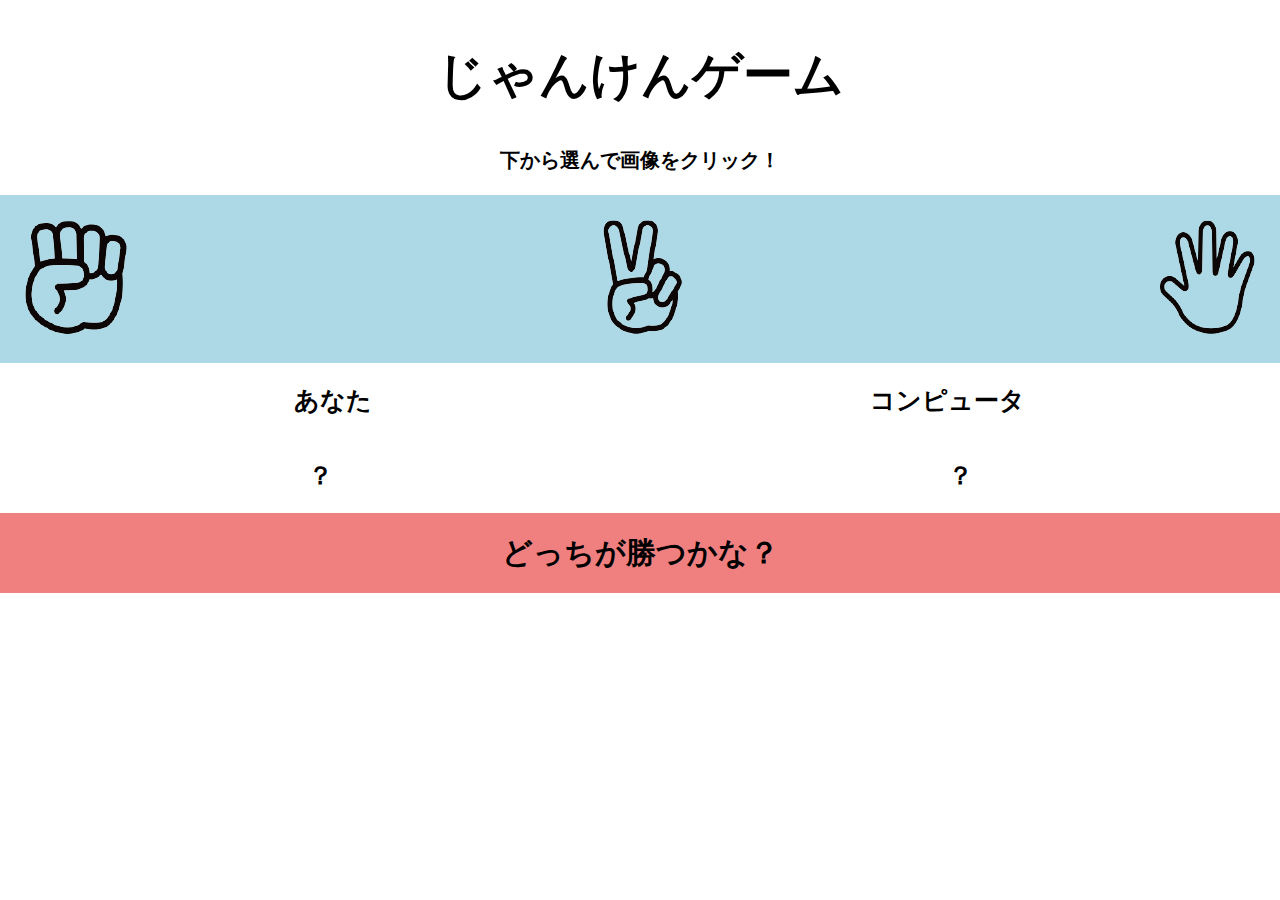
<file: dev22_js01/【提出用】JS課題_04_大木千卓/index.html>
<!DOCTYPE html>
<html lang="ja">
  <head>
    <meta charset="UTF-8" />
    <meta http-equiv="X-UA-Compatible" content="IE=edge" />
    <meta name="viewport" content="width=device-width, initial-scale=1.0" />
    <title>js01_課題</title>
    <link rel="stylesheet" href="css/reset.css" />
    <link rel="stylesheet" href="css/style.css" />
  </head>
  <body>
    <header>
      <h1 class="textcenter">じゃんけんゲーム</h1>
    </header>

    <main>
      <div>
        <p class="textcenter">下から選んで画像をクリック！</p>
        <ul class="nani">
          <li id="gu_pic"><img src="img/gu.png" alt="グー" /></li>
          <li id="cho_pic"><img src="img/choki.png" alt="チョキ" /></li>
          <li id="par_pic"><img src="img/pah.png" alt="パー" /></li>
        </ul>
      </div>
      <div class="vs">
        <ul class="hyouji textcenter">
          <li class="hyouji_item"><h4>あなた</h4></li>
          <li class="hyouji_item"><h4>コンピュータ</h4></li>
        </ul>
      </div>

      <div class="vs2">
        <ul class="hyouji textcenter">
          <li class="hyouji_item textcenter" id="me">？</li>
          <li class="hyouji_item textcenter" id="pc">？</li>
        </ul>
      </div>

      <div class="kekka textcenter" id="result">どっちが勝つかな？</div>
    </main>

    <footer></footer>

    <script src="https://code.jquery.com/jquery-3.3.1.js"></script>

    <script src="js/janken.js"></script>
  </body>
</html>
</file>
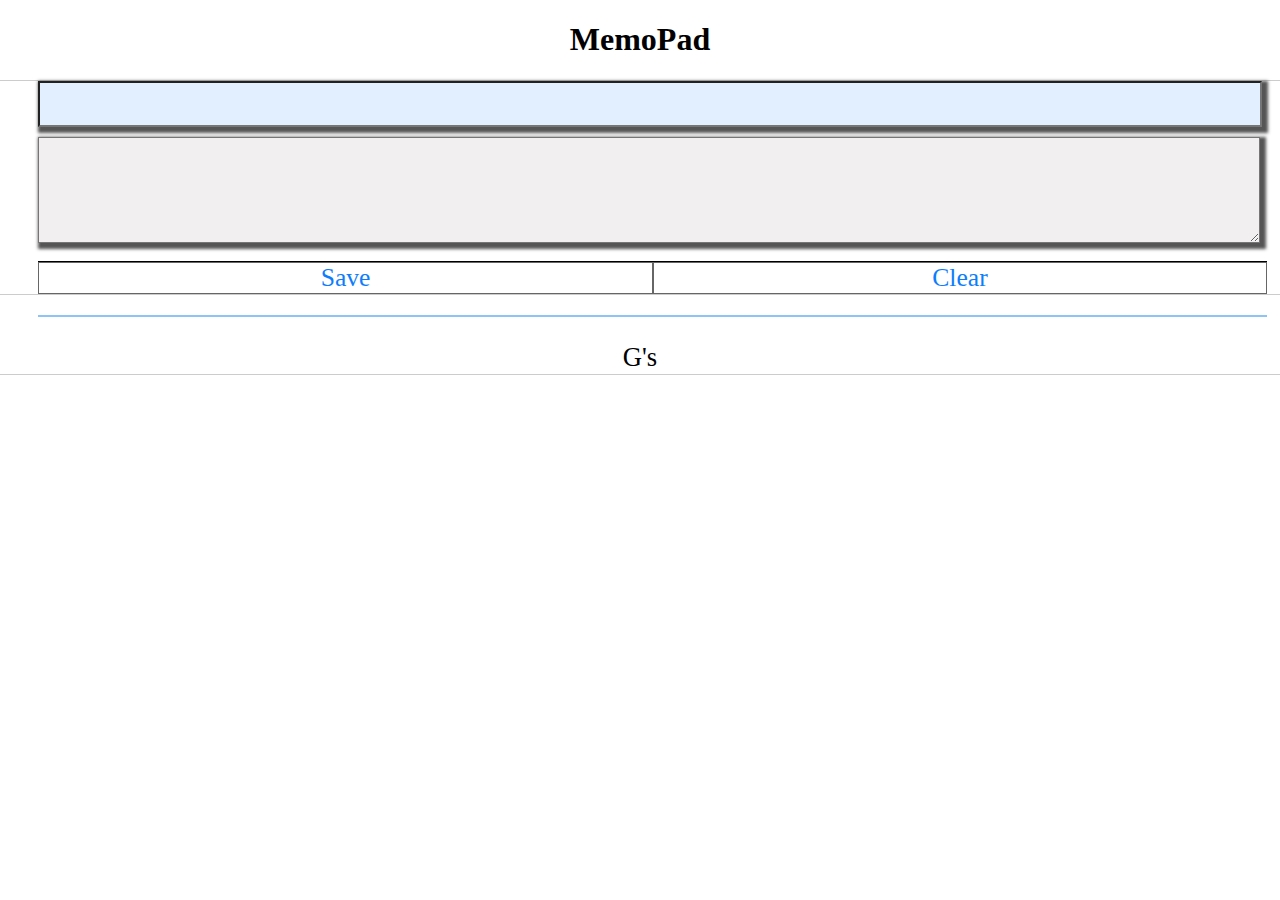
<file: js02/kadai/index.html>
<!DOCTYPE html>
<html>
  <head>
    <meta charset="UTF-8" />
    <title>myMemoPad</title>
    <script src="js/jquery-2.1.3.min.js"></script>
    <link rel="stylesheet" href="css/sample.css" />
  </head>
  <body>
    <header>
      <h1>MemoPad</h1>
    </header>
    <main>
      <input type="text" id="key" />
      <textarea id="memo"></textarea>
      <ul>
        <li id="save">Save</li>
        <li id="clear">Clear</li>
      </ul>
    </main>
    <table id="list">
      <!-- ここに追加データが挿入される -->
    </table>
    <script>
      //1.Save クリックイベント

      $("#save").on("click", function () {
        const key = $("#key").val();
        console.log(key);
        const value = $("#memo").val();
        console.log(value);
        localStorage.setItem(key, value);

        // 一覧表示に追加
        // const html = "<tr><th>" + key + "</th><td>" + value + "</td></tr>";

        // テンプレートリテラルという新しい書き方（推奨！！）
        const html = `
          <tr>
              <th>${key}</th>
              <td>${value}</td>
          </tr>
          `;

        // htmlに表示＝jQueryで処理をしたものをhtmlに埋め込む

        $("#list").append(html);
      });

      //2.clear クリックイベント

      $("#clear").on("click", function () {
        localStorage.clear();
        $("#list").empty();
      });

      //3.ページ読み込み：保存データ取得表示

      for (let i = 0; i < localStorage.length; i++) {
        const key = localStorage.key(i);
        const value = localStorage.getItem(key);
        //   一覧表示
        const html = `
          <tr>
              <th>${key}</th>
              <td>${value}</td>
          </tr>
          `;

        // htmlに表示＝jQueryで処理をしたものをhtmlに埋め込む

        $("#list").append(html);
      }
    </script>
    <footer><small>G's</small></footer>
  </body>
</html>
</file>
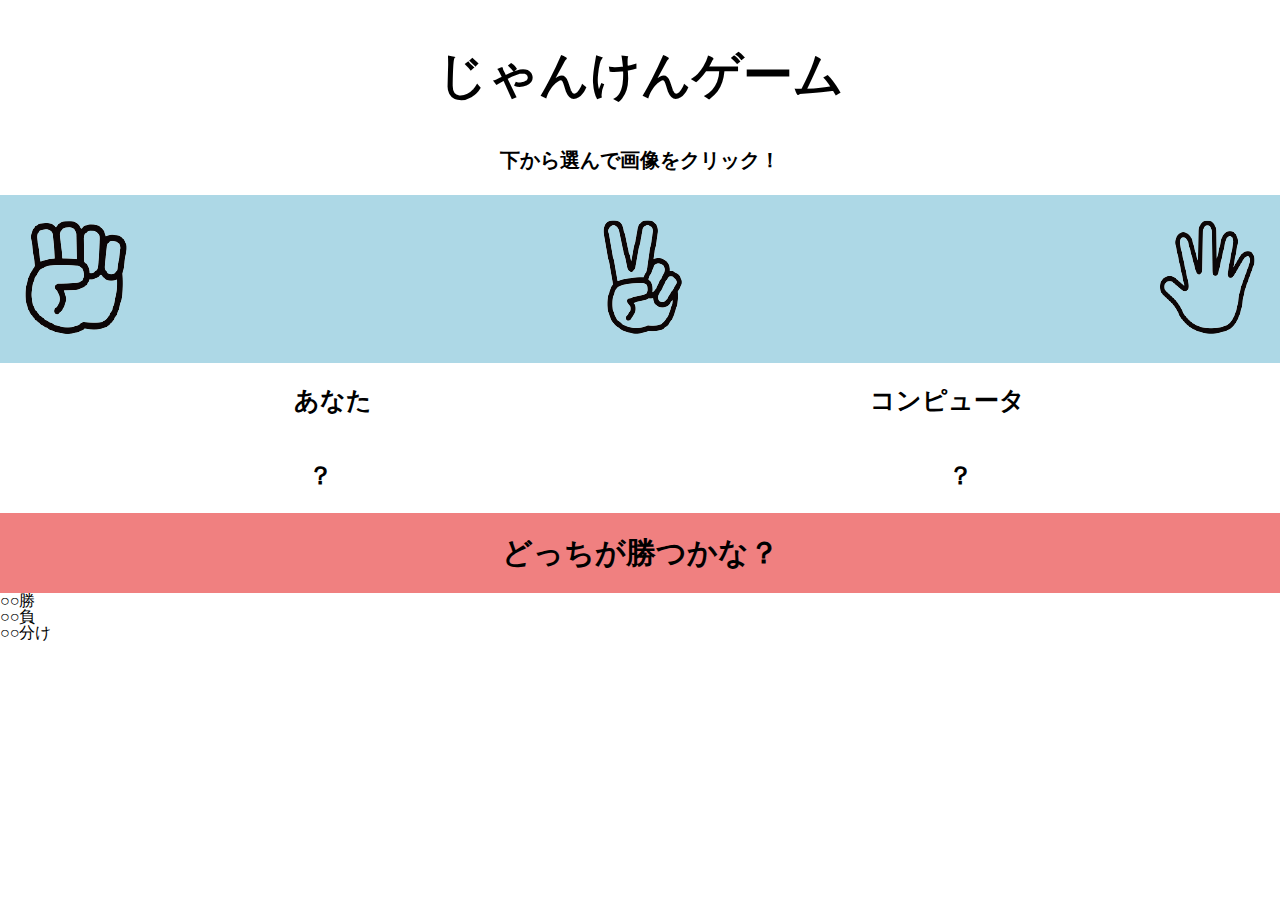
<file: js02/【提出用】JS02課題_04_大木千卓/index.html>
<!DOCTYPE html>
<html lang="ja">
  <head>
    <meta charset="UTF-8" />
    <meta http-equiv="X-UA-Compatible" content="IE=edge" />
    <meta name="viewport" content="width=device-width, initial-scale=1.0" />
    <title>js01_課題</title>
    <link rel="stylesheet" href="css/reset.css" />
    <link rel="stylesheet" href="css/style.css" />
  </head>
  <body>
    <header>
      <h1 class="textcenter">じゃんけんゲーム</h1>
    </header>

    <main>
      <div>
        <p class="textcenter">下から選んで画像をクリック！</p>
        <ul class="nani">
          <li id="gu_pic"><img src="img/gu.png" alt="グー" /></li>
          <li id="cho_pic"><img src="img/choki.png" alt="チョキ" /></li>
          <li id="par_pic"><img src="img/pah.png" alt="パー" /></li>
        </ul>
      </div>
      <div class="vs">
        <ul class="hyouji textcenter">
          <li class="hyouji_item"><h4>あなた</h4></li>
          <li class="hyouji_item"><h4>コンピュータ</h4></li>
        </ul>
      </div>

      <div class="vs2">
        <ul class="hyouji textcenter">
          <li class="hyouji_item textcenter" id="me">？</li>
          <li class="hyouji_item textcenter" id="pc">？</li>
        </ul>
      </div>

      <div class="kekka textcenter" id="result">どっちが勝つかな？</div>

      <!-- localStorage を使った機能を追加 -->

      <ul id="list">
        <li id="win">○○勝</li>
        <li id="loose">○○負</li>
        <li id="even">○○分け</li>
      </ul>
    </main>

    <footer></footer>

    <script src="https://code.jquery.com/jquery-3.3.1.js"></script>

    <script src="js/janken.js"></script>
  </body>
</html>
</file>
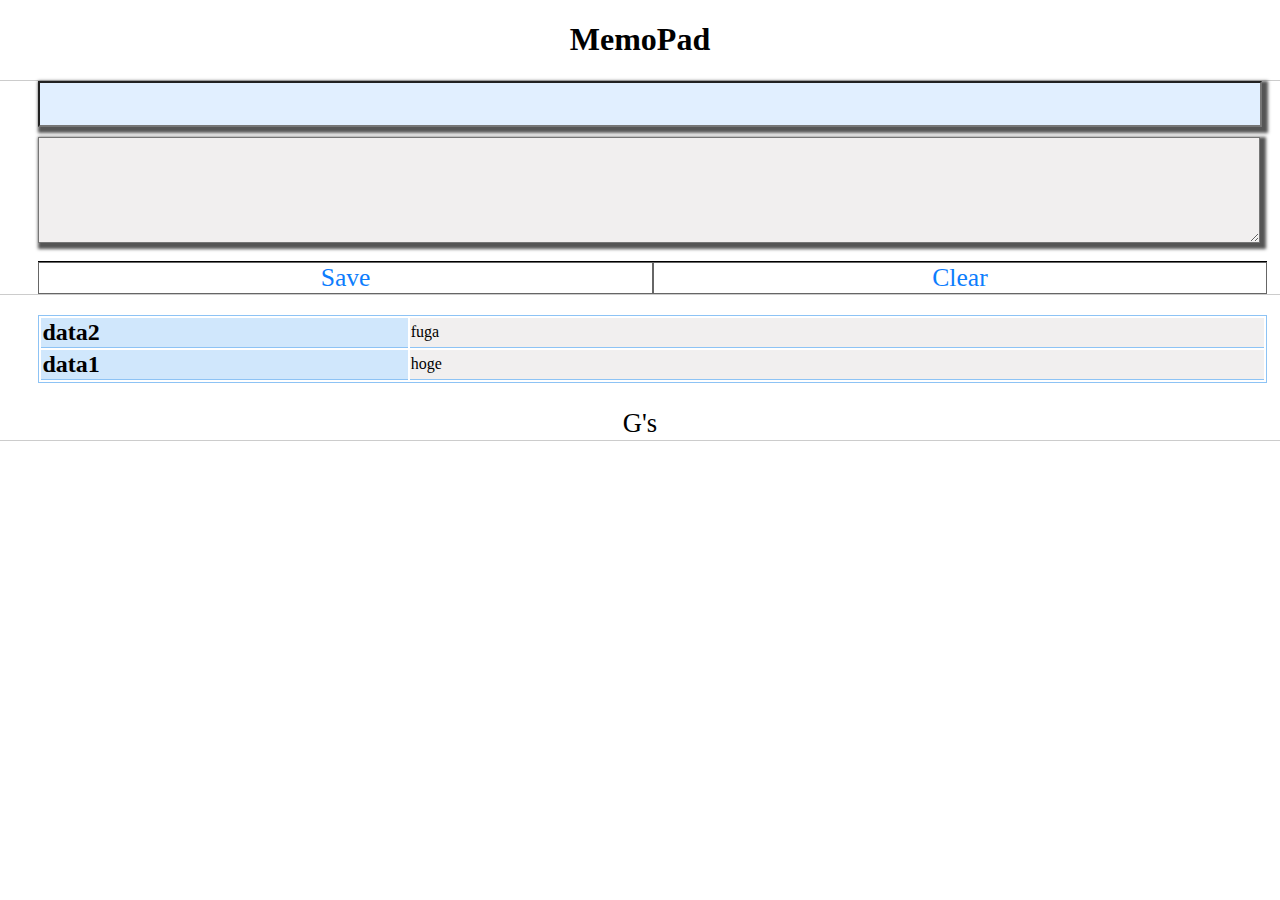
<file: js02/kadai/index_complete.html>
<!DOCTYPE html>
<html>
<head>
<meta charset="UTF-8">
<title>myMemoPad</title>
<script src="js/jquery-2.1.3.min.js"></script>
<link rel="stylesheet" href="css/sample.css">
</head>
<body>
<header>
<h1>MemoPad</h1>
</header>
<main>
    <input type="text" id="key">
    <textarea id="memo"></textarea>
    <ul>
        <li id="save">Save</li>
        <li id="clear">Clear</li>
    </ul>
</main>
<table id="list">
<!-- ここに追加データが挿入される -->
</table>
<script>

//1.Save クリックイベント
$("#save").on("click",function(){
    const key = $("#key").val();
    const value = $("#memo").val();
    localStorage.setItem(key,value);
    const html = '<tr><th>'+key+'</th><td>'+value+'</td></tr>';
    $("#list").append(html);
});

//2.clear クリックイベント
$("#clear").on("click",function(){
    localStorage.clear();
    $("#list").empty();
});

//3.ページ読み込み：保存データ取得表示
for(let i=0; i<localStorage.length; i++){
    const key   = localStorage.key(i);
    const value = localStorage.getItem(key);
    const html = '<tr><th>'+key+'</th><td>'+value+'</td></tr>';
    $("#list").append(html);
}

</script>
<footer><small>G's</small></footer>
</body>
</html>
</file>
<file: html_ohki_04/css/style.css>
/* ここから下に記載していく */
</file>
<file: Cheese Academy（〜12:5）/html_ohki_04/css/style.css>
@charset "utf-8";

html {
  font-size: 62.5%; /* 16px x 62.5% = 10px */
}

body {
  color: #222222;
  font-size: 1.6rem;
  line-height: 2rem;
}

img {
  max-width: 100%;
  height: auto;
}

.text-center {
  text-align: center;
}

.site-title {
  font-size: 2.4rem;
  font-weight: bold;
}

/* ヘッダー　ここから　--------------------------------------- */

.flex {
  display: flex;
  justify-content: space-between;
}

.header_yohaku {
  display: flex;
  margin: 0 50px;
}

.header_list {
  padding: 50px 25px;
}

.header_list > a {
  color: #222222;
  text-transform: uppercase;
}

/* ヘッダー　ここまで　--------------------------------------- */

/* TOP ここから　-------------------------------------------- */

.top_img {
  position: relative;
}

.top_img_text {
  position: absolute;
  top: 50%;
  left: 50%;
  transform: translate(-50%, -50%);
}

.top_title {
  font-size: 3.2rem;
  font-weight: bold;
  color: white;
  letter-spacing: 0.1mm;
}

.top_subtitle {
  font-size: 2.4rem;
  color: white;
  letter-spacing: 0.1mm;
  padding-top: 30px;
}

/* TOP ここまで　------------------------------------------- */

/* ABOUT ここから　----------------------------------------- */

.about_title {
  font-size: 2.4rem;
  font-weight: bold;
  color: #ffd61a;
  margin: 60px 0 30px;
}

.about_title_j {
  font-size: 1.8rem;
  margin: 0 0 60px;
}

.about_info {
  margin: 40px;
}

.about_pics {
  display: flex;
  flex-wrap: wrap;
}
.about_pics li {
  width: calc(100% / 4); /*←画像を横に4つ並べる場合*/
  padding: 0 0; /*←画像の左右に余白を入れる場合は値を指定*/
  box-sizing: border-box;
}
.about_pics li img {
  max-width: 100%; /*画像のはみだしを防ぐ*/
  height: auto; /*画像の縦横比を維持 */
}

/* ABOUT ここまで　----------------------------------------- */

/*　COURSE ここから　--------------------------------------- */

.course {
  padding: 60px 0 0;
}

.course_title {
  font-size: 2.4rem;
  font-weight: bold;
  color: #222222;
  margin: 0 0 30px;
}

.course_info {
  margin-bottom: 60px;
}

.course_pics {
  display: flex;
  flex-wrap: wrap;
}
.course_pics li {
  width: calc(100% / 2); /*←画像を横に4つ並べる場合*/
  padding: 0 0; /*←画像の左右に余白を入れる場合は値を指定*/
  box-sizing: border-box;
}
.course_pics li img {
  max-width: 100%; /*画像のはみだしを防ぐ*/
  height: auto; /*画像の縦横比を維持 */
}

.hanten {
  flex-direction: row-reverse;
}

.course_haikei {
  background-color: #f4f4f4;
}

.course_pics_right {
  max-width: 430px;
  margin: auto auto auto 50px;
}

.course_pics_left {
  max-width: 430px;
  margin: auto 50px auto auto;
}

.course_pics_title {
  font-size: 1.8rem;
  font-weight: bold;
  padding: 0 0 40px;
}

/*　COURSE ここまで　--------------------------------------- */

/* NEWS ここから　------------------------------------------ */

.news {
  padding: 60px 0;
}

.news_title {
  font-size: 2.4rem;
  font-weight: bold;
  color: #ffd61a;
  margin: 0 0 30px;
}

.news_title_j {
  font-size: 1.8rem;
  margin: 0 0 60px;
}

.news_wrapper {
  max-width: 990px;
  margin: auto;
}

.news_pics {
  display: flex;
  flex-wrap: wrap;
  margin-bottom: 60px;
}
.news_contents {
  width: 300px; /*←画像を横に4つ並べる場合*/
  padding: 0 15px; /*←画像の左右に余白を入れる場合は値を指定*/
}

.news_date {
  margin: 30px 0 24px;
}

.btn {
  display: block;
  width: 300px;
  margin: auto;
  padding: 21px 0;
  background-color: #ffd61a;
  font-size: 1.8rem;
  color: white;
}

/* NEWS ここまで　------------------------------------------ */

/* ACCESS ここから　---------------------------------------- */

.access {
  background-color: #f4f4f4;
  padding: 60px 0;
}

.access_title {
  font-size: 2.4rem;
  font-weight: bold;
  color: #222222;
  margin: 0 0 30px;
}

.access_title_j {
  font-size: 1.8rem;
  margin: 0 0 60px;
}

.access_map {
  padding-bottom: 60px;
}

.access_wrapper {
  width: 560px;
  margin-left: auto;
  margin-right: auto;
}

.access_inner {
  display: flex;
  flex-wrap: wrap;
  font-size: 1.4rem;
}

.access_name {
  width: 160px;
  height: 50px;
  text-align: left;
}

.access_item {
  width: 400px;
  height: 50px;
  text-align: left;
}

/* ACCESS ここまで　---------------------------------------- */

/* CONTACT ここから　--------------------------------------- */

.contact_title {
  font-size: 2.4rem;
  font-weight: bold;
  color: #222222;
  margin: 60px 0 30px;
}

.contact_title_j {
  font-size: 1.8rem;
  margin: 0 0 60px;
}

.contact_info {
  margin: 30px 0 70px;
}

.form_wrapper {
  width: 650px;
  margin: auto;
}

.form_inner {
  display: flex;
  flex-wrap: wrap;
  border-top: solid 1px #bfbfbf;
}

.form_title {
  width: 160px;
  border-right: solid 1px #bfbfbf;
  margin: 0 0 0 16px;
  padding: 8px 64px 0 0;
}

.form_title2 {
  width: 160px;
  border-right: solid 1px #bfbfbf;
  margin: 0 0 0 16px;
  padding: 16px 64px 0 0;
}

.form_inner2 {
  border-bottom: solid 1px #bfbfbf;
}

.form_title.check_box {
  padding: 20px 64px 0 0;
}

.form_item {
  width: 400px;
  margin: 8px 0 8px 8px;
}

.form_parts {
  box-sizing: border-box;
  width: 328px;
  border: solid 1px #bfbfbf;
  font-size: 1.6rem;
  padding: 8px;
}

.form_label {
  display: block;
  margin: 12px 0 12px 0;
}

.text_area {
  width: 328px;
  margin: 8px 0 0 0;
}

input[type*="checkbox"] {
  -webkit-appearance: none;
  -moz-appearance: none;
  width: 16px;
  height: 16px;
  border: solid 1px #222222;
  border-radius: 25%;
  vertical-align: -2px;
  margin: 0 12px 0 0;
  font-size: 1.4rem;
}

input[type*="checkbox"]:checked {
  background-color: #222222;
}

.contact_btn {
  -webkit-appearance: none;
  -moz-appearance: none;
  margin: 38px 0 140px 0;
  border: 0; /* 枠線を消す */
  outline: 0; /* クリックしたときに表示される枠線を消す */
}

/* CONTACT ここまで　--------------------------------------- */

/* フッター ここから　---------------------------------------- */

.footer {
  background-color: #707070;
  padding: 30px;
}

.copyrights {
  color: white;
}

/* フッター ここまで　---------------------------------------- */

/* CONTACTフォームの線を引く箇所　お試しエリア */
</file>
<file: Cheese Academy（〜12:5）/【提出用】チーズアカデミー_html_ohki_04/css/style.css>
@charset "utf-8";

html {
  font-size: 62.5%; /* 16px x 62.5% = 10px */
}

body {
  color: #222222;
  font-size: 1.6rem;
  line-height: 2rem;
}

img {
  max-width: 100%;
  height: auto;
}

.text-center {
  text-align: center;
}

.site-title {
  font-size: 2.4rem;
  font-weight: bold;
}

/* ヘッダー　ここから　--------------------------------------- */

.flex {
  display: flex;
  justify-content: space-between;
}

.header_yohaku {
  display: flex;
  margin: 0 50px;
}

.header_list {
  padding: 50px 25px;
}

.header_list > a {
  color: #222222;
  text-transform: uppercase;
}

/* ヘッダー　ここまで　--------------------------------------- */

/* TOP ここから　-------------------------------------------- */

.top_img {
  position: relative;
}

.top_img_text {
  position: absolute;
  top: 50%;
  left: 50%;
  transform: translate(-50%, -50%);
}

.top_title {
  font-size: 3.2rem;
  font-weight: bold;
  color: #707070;
  letter-spacing: 0.1mm;
}

.top_subtitle {
  font-size: 2.4rem;
  color: #707070;
  letter-spacing: 0.1mm;
  padding-top: 30px;
}

/* TOP ここまで　------------------------------------------- */

/* ABOUT ここから　----------------------------------------- */

.about_title {
  font-size: 2.4rem;
  font-weight: bold;
  color: #ffd61a;
  margin: 60px 0 30px;
}

.about_title_j {
  font-size: 1.8rem;
  margin: 0 0 60px;
}

.about_info {
  margin: 40px;
}

.about_pics {
  display: flex;
  flex-wrap: wrap;
}
.about_pics li {
  width: calc(100% / 4); /*←画像を横に4つ並べる場合*/
  padding: 0 0; /*←画像の左右に余白を入れる場合は値を指定*/
  box-sizing: border-box;
}
.about_pics li img {
  max-width: 100%; /*画像のはみだしを防ぐ*/
  height: auto; /*画像の縦横比を維持 */
}

/* ABOUT ここまで　----------------------------------------- */

/*　COURSE ここから　--------------------------------------- */

.course {
  padding: 60px 0 0;
}

.course_title {
  font-size: 2.4rem;
  font-weight: bold;
  color: #222222;
  margin: 0 0 30px;
}

.course_info {
  margin-bottom: 60px;
}

.course_pics {
  display: flex;
  flex-wrap: wrap;
}
.course_pics li {
  width: calc(100% / 2); /*←画像を横に4つ並べる場合*/
  padding: 0 0; /*←画像の左右に余白を入れる場合は値を指定*/
  box-sizing: border-box;
}
.course_pics li img {
  max-width: 100%; /*画像のはみだしを防ぐ*/
  height: auto; /*画像の縦横比を維持 */
}

.hanten {
  flex-direction: row-reverse;
}

.course_haikei {
  background-color: #f4f4f4;
}

.course_pics_right {
  max-width: 430px;
  margin: auto auto auto 50px;
}

.course_pics_left {
  max-width: 430px;
  margin: auto 50px auto auto;
}

.course_pics_title {
  font-size: 1.8rem;
  font-weight: bold;
  padding: 0 0 40px;
}

/*　COURSE ここまで　--------------------------------------- */

/* NEWS ここから　------------------------------------------ */

.news {
  padding: 60px 0;
}

.news_title {
  font-size: 2.4rem;
  font-weight: bold;
  color: #ffd61a;
  margin: 0 0 30px;
}

.news_title_j {
  font-size: 1.8rem;
  margin: 0 0 60px;
}

.news_wrapper {
  max-width: 990px;
  margin: auto;
}

.news_pics {
  display: flex;
  flex-wrap: wrap;
  margin-bottom: 60px;
}
.news_contents {
  width: 300px; /*←画像を横に4つ並べる場合*/
  padding: 0 15px; /*←画像の左右に余白を入れる場合は値を指定*/
}

.news_date {
  margin: 30px 0 24px;
}

.btn {
  display: block;
  width: 300px;
  margin: auto;
  padding: 21px 0;
  background-color: #ffd61a;
  font-size: 1.8rem;
  color: white;
}

/* NEWS ここまで　------------------------------------------ */

/* ACCESS ここから　---------------------------------------- */

.access {
  background-color: #f4f4f4;
  padding: 60px 0;
}

.access_title {
  font-size: 2.4rem;
  font-weight: bold;
  color: #222222;
  margin: 0 0 30px;
}

.access_title_j {
  font-size: 1.8rem;
  margin: 0 0 60px;
}

.access_map {
  padding-bottom: 60px;
}

.access_wrapper {
  width: 560px;
  margin-left: auto;
  margin-right: auto;
}

.access_inner {
  display: flex;
  flex-wrap: wrap;
  font-size: 1.4rem;
}

.access_name {
  width: 160px;
  height: 50px;
  text-align: left;
}

.access_item {
  width: 400px;
  height: 50px;
  text-align: left;
}

/* ACCESS ここまで　---------------------------------------- */

/* CONTACT ここから　--------------------------------------- */

.contact_title {
  font-size: 2.4rem;
  font-weight: bold;
  color: #222222;
  margin: 60px 0 30px;
}

.contact_title_j {
  font-size: 1.8rem;
  margin: 0 0 60px;
}

.contact_info {
  margin: 30px 0 70px;
}

.form_wrapper {
  width: 650px;
  margin: auto;
}

.form_inner {
  display: flex;
  flex-wrap: wrap;
  border-top: solid 1px #bfbfbf;
}

.form_title {
  width: 160px;
  border-right: solid 1px #bfbfbf;
  margin: 0 0 0 16px;
  padding: 8px 64px 0 0;
}

.form_title2 {
  width: 160px;
  border-right: solid 1px #bfbfbf;
  margin: 0 0 0 16px;
  padding: 16px 64px 0 0;
}

.form_inner2 {
  border-bottom: solid 1px #bfbfbf;
}

.form_title.check_box {
  padding: 20px 64px 0 0;
}

.form_item {
  width: 400px;
  margin: 8px 0 8px 8px;
}

.form_parts {
  box-sizing: border-box;
  width: 328px;
  border: solid 1px #bfbfbf;
  font-size: 1.6rem;
  padding: 8px;
}

.form_label {
  display: block;
  margin: 12px 0 12px 0;
}

.text_area {
  width: 328px;
  margin: 8px 0 0 0;
}

input[type*="checkbox"] {
  -webkit-appearance: none;
  -moz-appearance: none;
  width: 16px;
  height: 16px;
  border: solid 1px #222222;
  border-radius: 25%;
  vertical-align: -2px;
  margin: 0 12px 0 0;
  font-size: 1.4rem;
}

input[type*="checkbox"]:checked {
  background-color: #222222;
}

.contact_btn {
  -webkit-appearance: none;
  -moz-appearance: none;
  margin: 38px 0 140px 0;
  border: 0; /* 枠線を消す */
  outline: 0; /* クリックしたときに表示される枠線を消す */
}

/* CONTACT ここまで　--------------------------------------- */

/* フッター ここから　---------------------------------------- */

.footer {
  background-color: #707070;
  padding: 30px;
}

.copyrights {
  color: white;
}

/* フッター ここまで　---------------------------------------- */

/* CONTACTフォームの線を引く箇所　お試しエリア */
</file>
<file: dev22_js01/【提出用】JS課題_04_大木千卓/css/style.css>
body {
  max-width: 100%;
}

img {
  margin: auto;
}

h1 {
  font-size: 50px;
  font-weight: bold;
  margin: 50px auto;
}

p {
  font-size: 20px;
  font-weight: bold;
  margin: 25px 25px;
}

.textcenter {
  text-align: center;
}

.nani {
  display: flex;
  max-width: 100%;
  padding: 25px;
  justify-content: space-between;
  background-color: lightblue;
}

.hyouji {
  display: flex;
  flex-wrap: wrap;
}

.hyouji_item {
  width: calc(100% / 2);
  font-size: 25px;
  font-weight: bold;
  vertical-align: middle;
  padding-bottom: 25px;
}

.kekka {
  font-size: 30px;
  font-weight: bold;
  padding: 25px;
  background-color: lightcoral;
}

.vs {
  padding: 25px;
}

.vs2 {
  vertical-align: middle;
}
</file>
<file: js02/kadai/css/sample.css>
body {
  margin: 0;
  padding: 0;
  text-align: left;
  font-size: 32px;
  width: 100%;
}
header {
  background-color: #fff;
  border-bottom: 1px solid #ccc;
  text-align: center;
}
h1 {
  font-size: 100%;
}
main {
  width: 100%;
  display: block;
  border-bottom: 1px solid #ccc;
  position: relative;
}
footer {
  background-color: #fff;
  border-bottom: 1px solid #ccc;
  text-align: center;
}
p {
  font-size: 200%;
  text-align: center;
  border-bottom: 1px solid #fff;
  height: 200px;
}
ul {
  padding: 0;
  border-top: 1px solid #000000;
  display: table; /* 定義 */
  table-layout: fixed;
  width: 96%;
  font-size: 80%;
  margin: 0 3%;
  text-align: center;
}
li {
  list-style-type: none;
  border: 1px solid #666;
  background-color: #fff;
  display: table-cell; /* 定義 */
  cursor: pointer;
  color: #0d7dfd;
}
li:hover {
  background: #0d7dfd;
  color: #fff;
}
textarea {
  margin: 10px 3%;
  width: 95%;
  height: 100px;
  font-size: 80%;
  box-shadow: 3px 3px 3px 3px #555;
  background-color: rgb(241, 239, 239);
}
#key {
  margin: 0 3%;
  width: 95%;
  font-size: 80%;
  background-color: #e1efff;
  box-shadow: 3px 3px 3px 3px #555;
}
table {
  margin: 20px 3%;
  border: 1px solid #8dc3f5;
  width: 96%;
}
th {
  width: 30%;
  font-size: 24px;
  background-color: #d0e7fc;
  border-bottom: 1px solid #8dc3f5;
}
td {
  font-size: 16px;
  background-color: rgb(241, 239, 239);
  border-bottom: 1px solid #8dc3f5;
}
input {
  margin: 10px 3%;
  width: 95%;
  height: 40px;
  font-size: 80%;
}
</file>
<file: js02/【提出用】JS02課題_04_大木千卓/css/style.css>
body {
  max-width: 100%;
}

img {
  margin: auto;
}

h1 {
  font-size: 50px;
  font-weight: bold;
  margin: 50px auto;
}

p {
  font-size: 20px;
  font-weight: bold;
  margin: 25px 25px;
}

.textcenter {
  text-align: center;
}

.nani {
  display: flex;
  max-width: 100%;
  padding: 25px;
  justify-content: space-between;
  background-color: lightblue;
}

.hyouji {
  display: flex;
  flex-wrap: wrap;
}

.hyouji_item {
  width: calc(100% / 2);
  font-size: 25px;
  font-weight: bold;
  vertical-align: middle;
  padding-bottom: 25px;
}

.kekka {
  font-size: 30px;
  font-weight: bold;
  padding: 25px;
  background-color: lightcoral;
}

.vs {
  padding: 25px;
}

.vs2 {
  vertical-align: middle;
}
</file>
